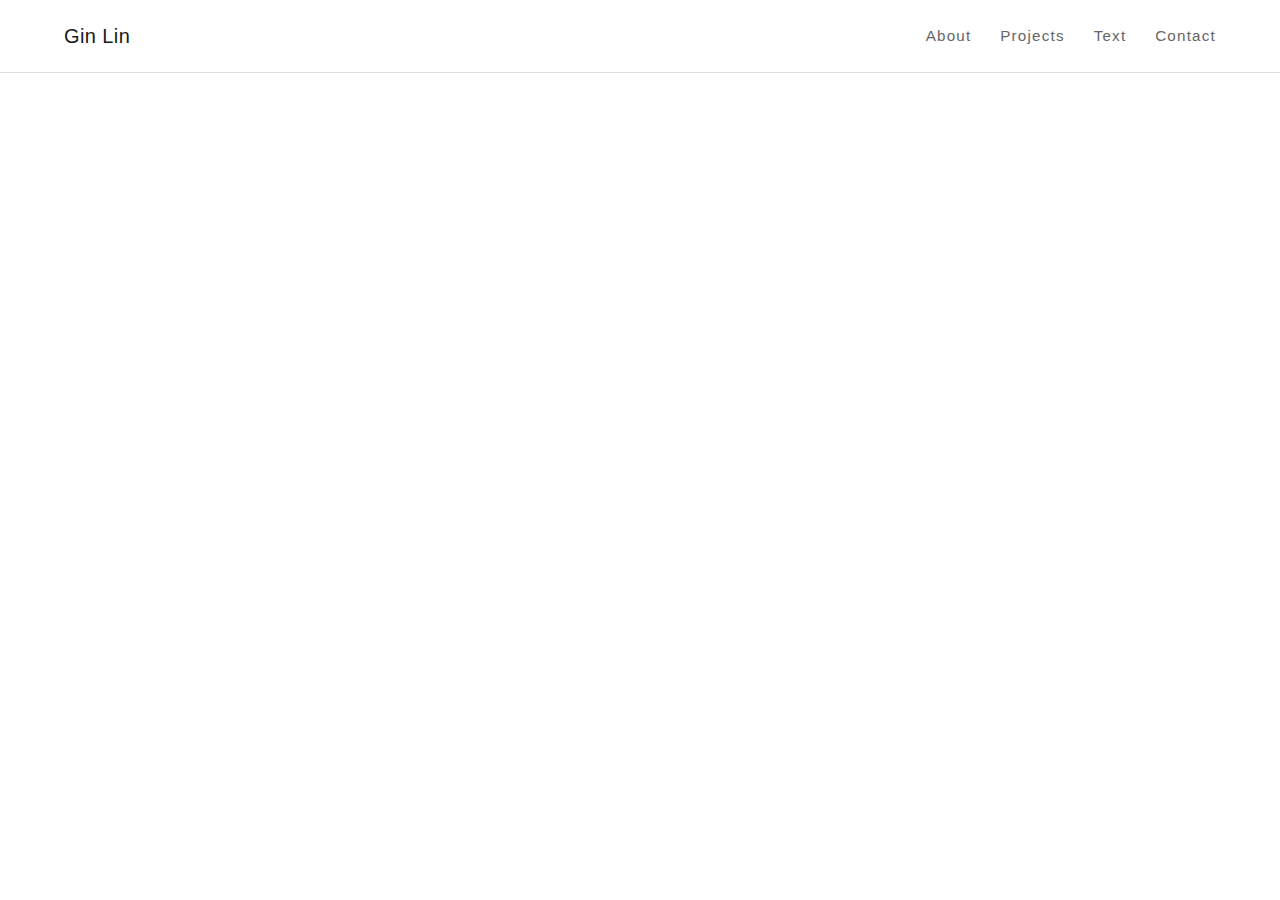
<file: index.html>
<!DOCTYPE html>
<html lang="en">
<head>
    <meta charset="UTF-8">
    <meta name="viewport" content="width=device-width, initial-scale=1.0">
    <title>Gin Lin — Curator & Art Researcher</title>
    <link rel="preconnect" href="https://fonts.googleapis.com">
    <link rel="preconnect" href="https://fonts.gstatic.com" crossorigin>
    <link href="https://fonts.googleapis.com/css2?family=Inter:wght@300;400;500;700&display=swap" rel="stylesheet">
    <link rel="stylesheet" href="theme.css">
    <script src="/font-switcher.js"></script>
    <link rel="stylesheet" href="css/style.css">
</head>
<body>
    <header>
        <div class="header-content">
            <div class="site-title"><a href="/">Gin Lin</a></div>
            <nav>
                <a href="/about/">About</a>
                <a href="/projects/">Projects</a>
                <a href="/text/">Text</a>
                <a href="/contact/">Contact</a>
            </nav>
        </div>
    </header>

    <main class="hero-page">
        <section class="hero">
            <h2 class="fade-in" style="animation-delay: 0.15s"><a href="index_v2.html" style="color:inherit;text-decoration:none">Researcher</a> and curator creating cross-cultural dialogue through contemporary<span id="font-trigger" style="cursor:pointer">art</span></h2>
            <p class="hero-description fade-in" style="animation-delay: 0.3s">
                With experience across private museums, galleries, and auction houses in Shanghai, Taipei, and New York, I specialize in curatorial and market research, as well as exhibition and program development.
            </p>
        </section>
    </main>

</body>
</html>
</file>
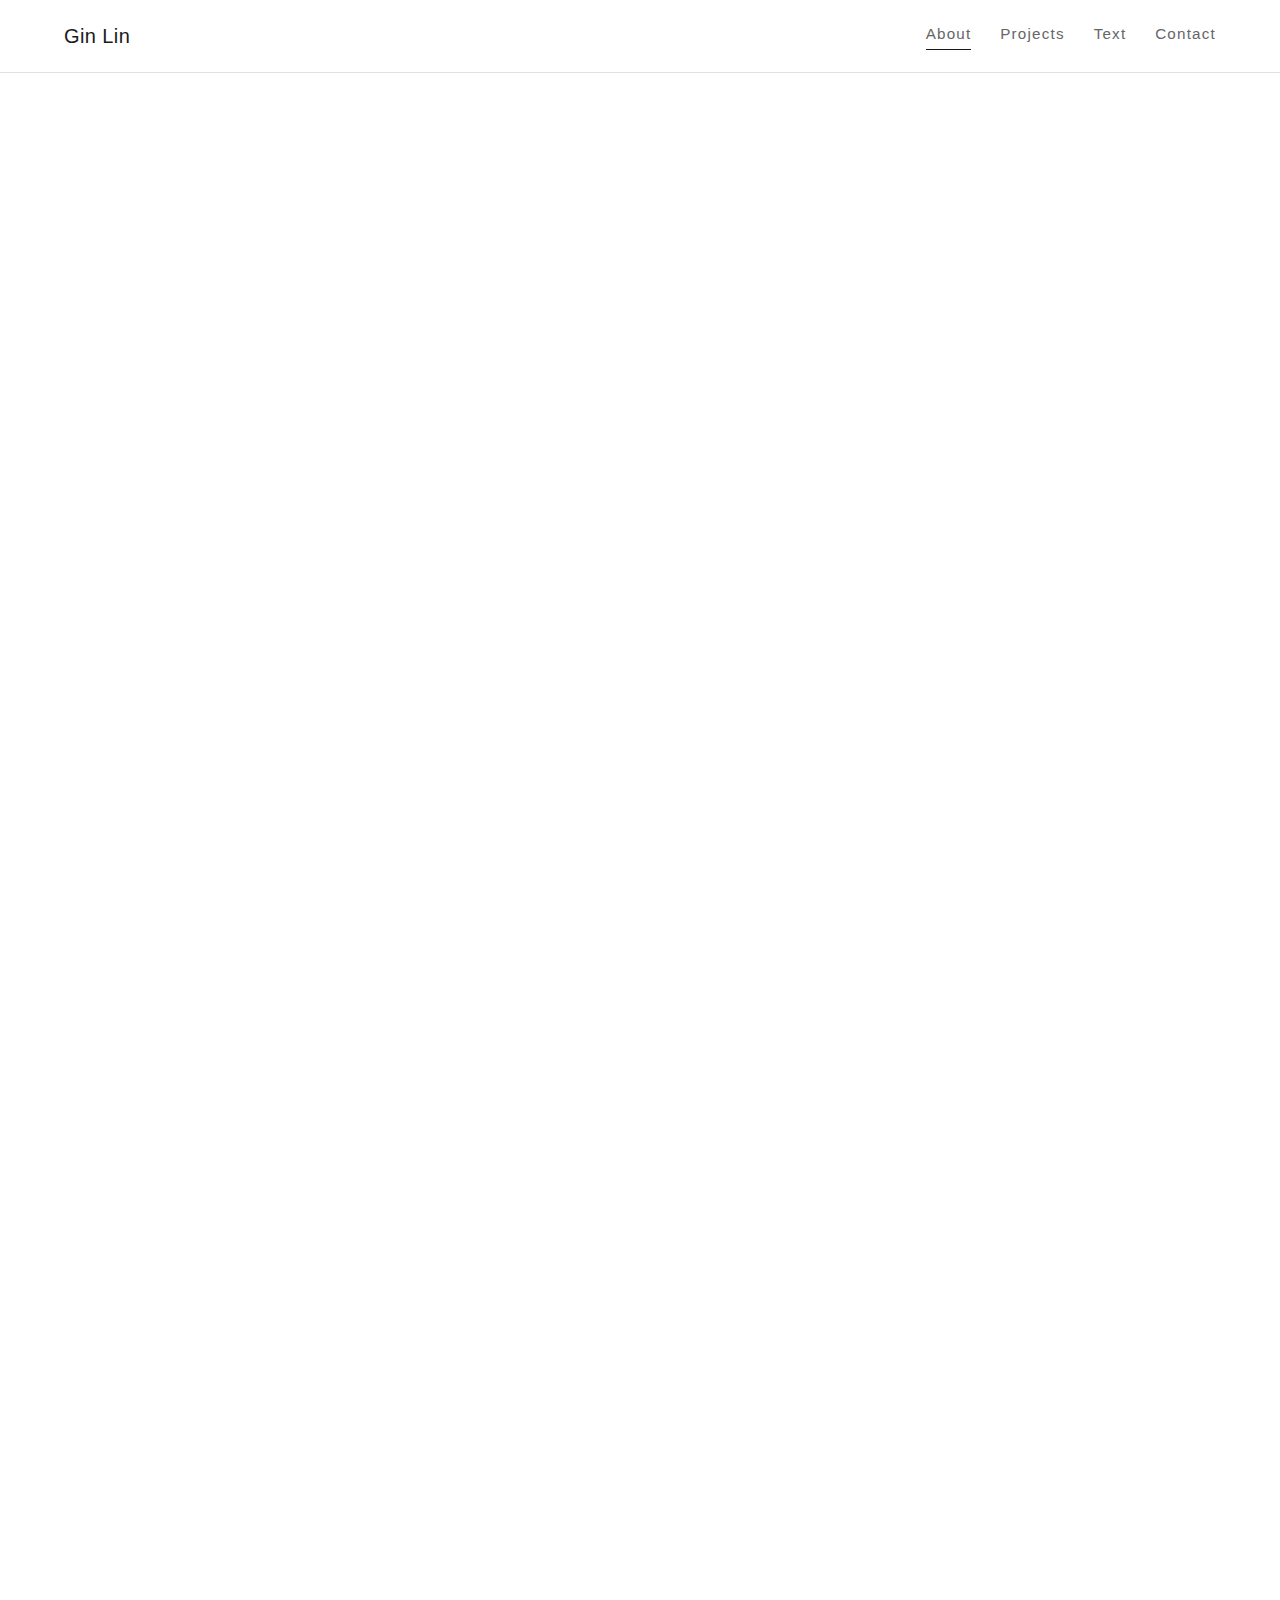
<file: about/index.html>
<!DOCTYPE html>
<html lang="en">
<head>
    <meta charset="UTF-8">
    <meta name="viewport" content="width=device-width, initial-scale=1.0">
    <title>About — Gin Lin</title>
    <meta name="description" content="Learn about Gin Lin, a researcher and curator specializing in contemporary Asian and Asian diasporic art. Previously at Christie's New York, Fubon Art Foundation, and Tank Shanghai.">
    <link rel="canonical" href="https://www.gin-lin.com/about/">
    <meta property="og:title" content="About — Gin Lin">
    <meta property="og:description" content="Learn about Gin Lin, a researcher and curator specializing in contemporary Asian and Asian diasporic art. Previously at Christie's New York, Fubon Art Foundation, and Tank Shanghai.">
    <meta property="og:url" content="https://www.gin-lin.com/about/">
    <meta property="og:type" content="website">
    <meta property="og:image" content="https://www.gin-lin.com/about/img/about_1.webp">
    <meta property="og:site_name" content="Gin Lin">
    <meta name="twitter:card" content="summary_large_image">
    <meta name="twitter:title" content="About — Gin Lin">
    <meta name="twitter:description" content="Learn about Gin Lin, a researcher and curator specializing in contemporary Asian and Asian diasporic art. Previously at Christie's New York, Fubon Art Foundation, and Tank Shanghai.">
    <meta name="twitter:image" content="https://www.gin-lin.com/about/img/about_1.webp">
    <link rel="preconnect" href="https://fonts.googleapis.com">
    <link rel="preconnect" href="https://fonts.gstatic.com" crossorigin>
    <link href="https://fonts.googleapis.com/css2?family=Inter:wght@300;400;500;700&display=swap" rel="stylesheet">
    <link rel="stylesheet" href="../theme.css">
    <script src="/font-switcher.js"></script>
    <link rel="stylesheet" href="../css/style.css">
    <link rel="stylesheet" href="about.css">
</head>
<body>
    <header>
        <div class="header-content">
            <div class="site-title"><a href="/">Gin Lin</a></div>
            <nav>
                <a href="/about/" class="active">About</a>
                <a href="/projects/">Projects</a>
                <a href="/text/">Text</a>
                <a href="/contact/">Contact</a>
            </nav>
        </div>
    </header>

    <main class="about-page">
        <h1 class="sr-only">About Gin Lin</h1>
        <!-- Bio Hero Section -->
        <section class="bio-hero">
            <div class="bio-image">
                <img src="img/about_1.webp" alt="Gin Lin portrait" id="portrait" style="cursor: pointer;">
            </div>
            <div class="bio-content">
                <p>Gin Lin is a researcher and curator specializing in contemporary art, with a focus on Asian and Asian diasporic practices. Grounded in postcolonial theory, diaspora studies, and feminist critique, her work examines how identity, memory, and place are interwoven and negotiated through contemporary art.</p>

                <p>With experience across private museums, galleries, and auction houses in Shanghai, Taipei, and New York, Lin brings a distinctly cross-cultural perspective to her practice. She has curated and coordinated exhibitions across independent, institutional, and commercial contexts in the United States and Asia. Her research-driven approach emphasizes close collaboration with artists and the translation of critical frameworks into public-facing exhibitions, programs, and events.</p>

                <p>Drawing on her background in finance alongside an M.A. in Contemporary Art from Sotheby's Institute of Art, Lin integrates scholarly research with strategic and financial insight. Her practice balances curatorial vision with sustainable production, audience development, and commercial collaboration, bridging academic research with creative, commercially informed communication.</p>

                <p class="chinese" lang="zh-Hant">Gin Lin 是一位專注於當代藝術的研究者與策展人，具備橫跨台北、上海與紐約的美術館、基金會、畫廊與拍賣行經驗。結合金融背景與跨文化經驗，她發展出兼具策略深度與研究力度的策展與收藏實踐。她曾任紐約佳士得戰後與當代藝術部研究員，而作為獨立策展人，她以跨文化視角為核心，致力於放大被忽略的聲音，並搭建多元開放的對話平台。</p>
            </div>
        </section>

        <!-- Work Experience -->
        <section class="experience">
            <h2>Work Experience</h2>
            <div class="experience-list">
                <div class="experience-item">
                    <h3>Researcher, Post-War and Contemporary Art</h3>
                    <div class="organization">Christie's, New York</div>
                </div>

                <div class="experience-item">
                    <h3>Program Coordinator</h3>
                    <div class="organization">Nunu Fine Art, New York</div>
                </div>

                <div class="experience-item">
                    <h3>Gallery Associate</h3>
                    <div class="organization">Forum Gallery, New York</div>
                </div>

                <div class="experience-item">
                    <h3>Marketing Specialist, Museum Preparation Office</h3>
                    <div class="organization">Fubon Art Foundation, Taipei</div>
                </div>

                <div class="experience-item">
                    <h3>VIP Relations Specialist</h3>
                    <div class="organization">Taiwan Art Gallery Association, Taipei</div>
                </div>

                <div class="experience-item">
                    <h3>Program Coordinator</h3>
                    <div class="organization">Tank Shanghai, Shanghai</div>
                </div>

                <div class="experience-item">
                    <h3>Client Management Officer</h3>
                    <div class="organization">BNP Paribas, Taipei</div>
                </div>
            </div>
        </section>

        <!-- Selected Press -->
        <section class="press">
            <h2>Selected Press</h2>
            <div class="press-list">
                <a href="https://boldjourney.com/meet-gin-lin/" target="_blank" rel="noopener" class="press-item">
                    <h3>Bold Journey</h3>
                    <div class="article-title">Meet Gin Lin</div>
                </a>

                <a href="https://whitehotmagazine.com/articles/collective-reflection-on-diasporic-experiences/7211" target="_blank" rel="noopener" class="press-item">
                    <h3>Whitehot</h3>
                    <div class="article-title">By Centering Taiwan, Curator Gin Lin Encourages Collective Reflection on Diasporic Experiences</div>
                </a>

                <a href="https://www.thenewslens.com/article/254279" target="_blank" rel="noopener" class="press-item">
                    <h3>The News Lens</h3>
                    <div class="article-title">《彼岸之間：重繪福爾摩沙》：當今時代的「台灣性」，策展人Gin Lin的觀看之窗與感知之器</div>
                </a>

                <a href="https://canvasrebel.com/meet-gin-lin" target="_blank" rel="noopener" class="press-item">
                    <h3>Canvas Rebel</h3>
                    <div class="article-title">Meet Gin Lin</div>
                </a>

                <a href="https://cultbytes.com/a-masterful-engagement-with-feminist-and-decorative-art-as-gin-lin-presents-jeweler-trained-artist-at-space776/" target="_blank" rel="noopener" class="press-item">
                    <h3>Cultbytes</h3>
                    <div class="article-title">A Masterful Engagement with Feminist and Decorative Art as Gin Lin Presents Jeweler Trained Artist at Space776</div>
                </a>
            </div>
        </section>

        <!-- Education -->
        <section class="education">
            <h2>Education</h2>
            <div class="education-list">
                <div class="education-item">
                    <h3>Master of Arts, Contemporary Art</h3>
                    <div class="institution">Sotheby's Institute of Art, New York</div>
                </div>

                <div class="education-item">
                    <h3>Bachelor of Science, Business Administration (Concentration in Finance)</h3>
                    <div class="institution">Boston University, Questrom School of Business, Boston</div>
                </div>
            </div>
        </section>

        <p class="cv-note">CV available on request.</p>
    </main>

    <script>
        const portrait = document.getElementById('portrait');
        let currentImage = 1;

        portrait.addEventListener('click', function() {
            currentImage = currentImage === 1 ? 2 : 1;
            portrait.src = `img/about_${currentImage}.webp`;
        });
    </script>
</body>
</html>
</file>
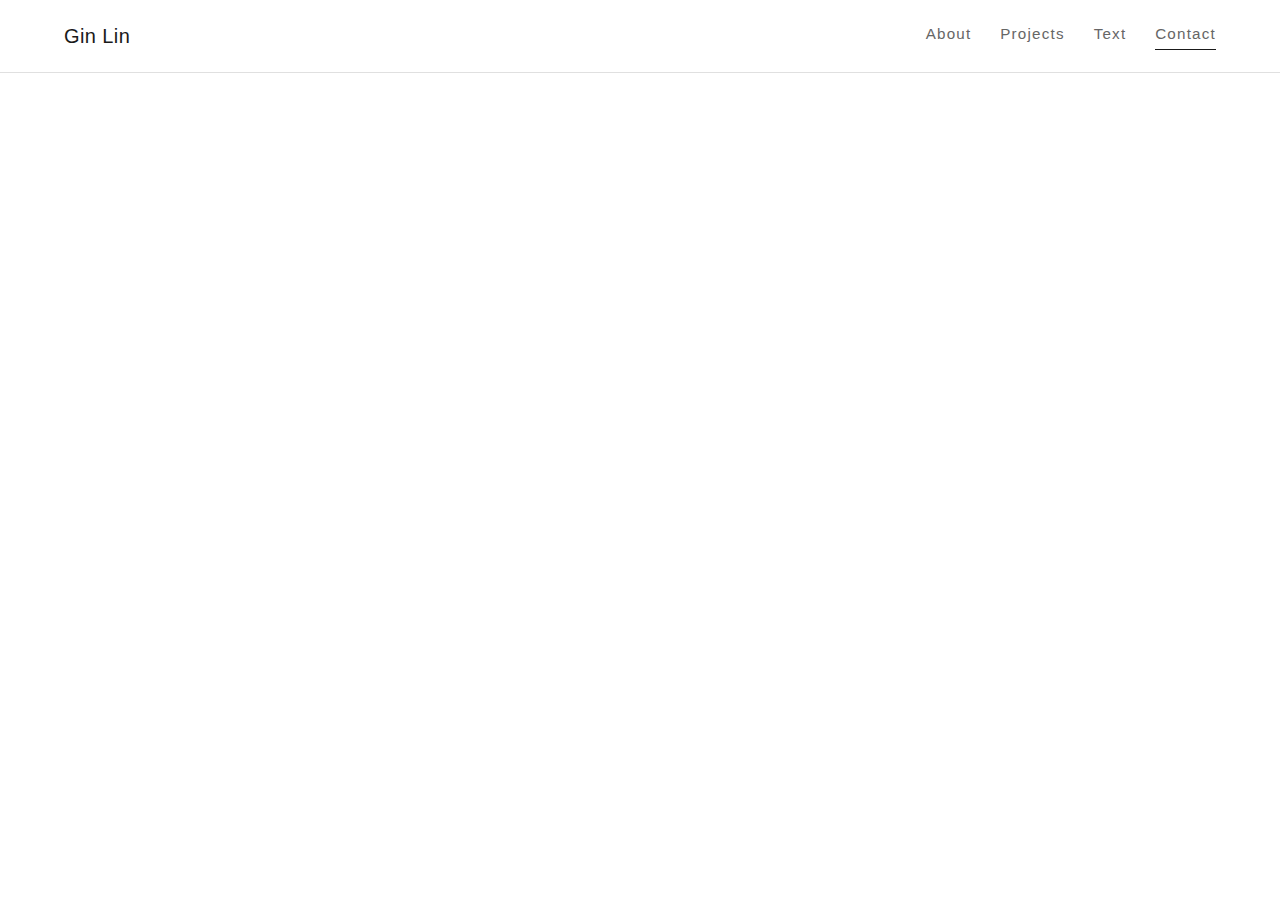
<file: contact/index.html>
<!DOCTYPE html>
<html lang="en">
<head>
    <meta charset="UTF-8">
    <meta name="viewport" content="width=device-width, initial-scale=1.0">
    <title>Contact — Gin Lin</title>
    <meta name="description" content="Get in touch with Gin Lin for collaborations, curatorial projects, and conversations about contemporary art.">
    <link rel="canonical" href="https://www.gin-lin.com/contact/">
    <meta property="og:title" content="Contact — Gin Lin">
    <meta property="og:description" content="Get in touch with Gin Lin for collaborations, curatorial projects, and conversations about contemporary art.">
    <meta property="og:url" content="https://www.gin-lin.com/contact/">
    <meta property="og:type" content="website">
    <meta property="og:image" content="https://www.gin-lin.com/about/img/about_1.webp">
    <meta property="og:site_name" content="Gin Lin">
    <meta name="twitter:card" content="summary_large_image">
    <meta name="twitter:title" content="Contact — Gin Lin">
    <meta name="twitter:description" content="Get in touch with Gin Lin for collaborations, curatorial projects, and conversations about contemporary art.">
    <meta name="twitter:image" content="https://www.gin-lin.com/about/img/about_1.webp">
    <link rel="preconnect" href="https://fonts.googleapis.com">
    <link rel="preconnect" href="https://fonts.gstatic.com" crossorigin>
    <link href="https://fonts.googleapis.com/css2?family=Inter:wght@300;400;500;700&display=swap" rel="stylesheet">
    <link rel="stylesheet" href="../theme.css">
    <script src="/font-switcher.js"></script>
    <link rel="stylesheet" href="../css/style.css">
</head>
<body>
    <header>
        <div class="header-content">
            <div class="site-title"><a href="/">Gin Lin</a></div>
            <nav>
                <a href="/about/">About</a>
                <a href="/projects/">Projects</a>
                <a href="/text/">Text</a>
                <a href="/contact/" class="active">Contact</a>
            </nav>
        </div>
    </header>

    <main class="hero-page">
        <section class="hero">
            <p class="hero-description fade-in" style="animation-delay: 0.3s">
                I'd love to connect! Open to collaborations and conversations.
                <br>
                <span lang="zh-Hant">(中／英文皆可)</span>
            </p>
            <div class="contact-links fade-in" style="animation-delay: 0.45s">
                <a href="mailto:ching830628@gmail.com"><svg width="18" height="18" viewBox="0 0 24 24" fill="none" stroke="currentColor" stroke-width="1.5" stroke-linecap="round" stroke-linejoin="round"><rect x="2" y="4" width="20" height="16" rx="2"/><path d="M22 4L12 13 2 4"/></svg> <span>ching830628@gmail.com</span></a>
                <a href="https://instagram.com/gin01234i" target="_blank" rel="noopener"><svg width="18" height="18" viewBox="0 0 24 24" fill="none" stroke="currentColor" stroke-width="1.5" stroke-linecap="round" stroke-linejoin="round"><rect x="2" y="2" width="20" height="20" rx="5"/><circle cx="12" cy="12" r="5"/><circle cx="17.5" cy="6.5" r="1.5" fill="currentColor" stroke="none"/></svg> <span>gin01234i</span></a>
            </div>
        </section>
    </main>

</body>
</html>
</file>
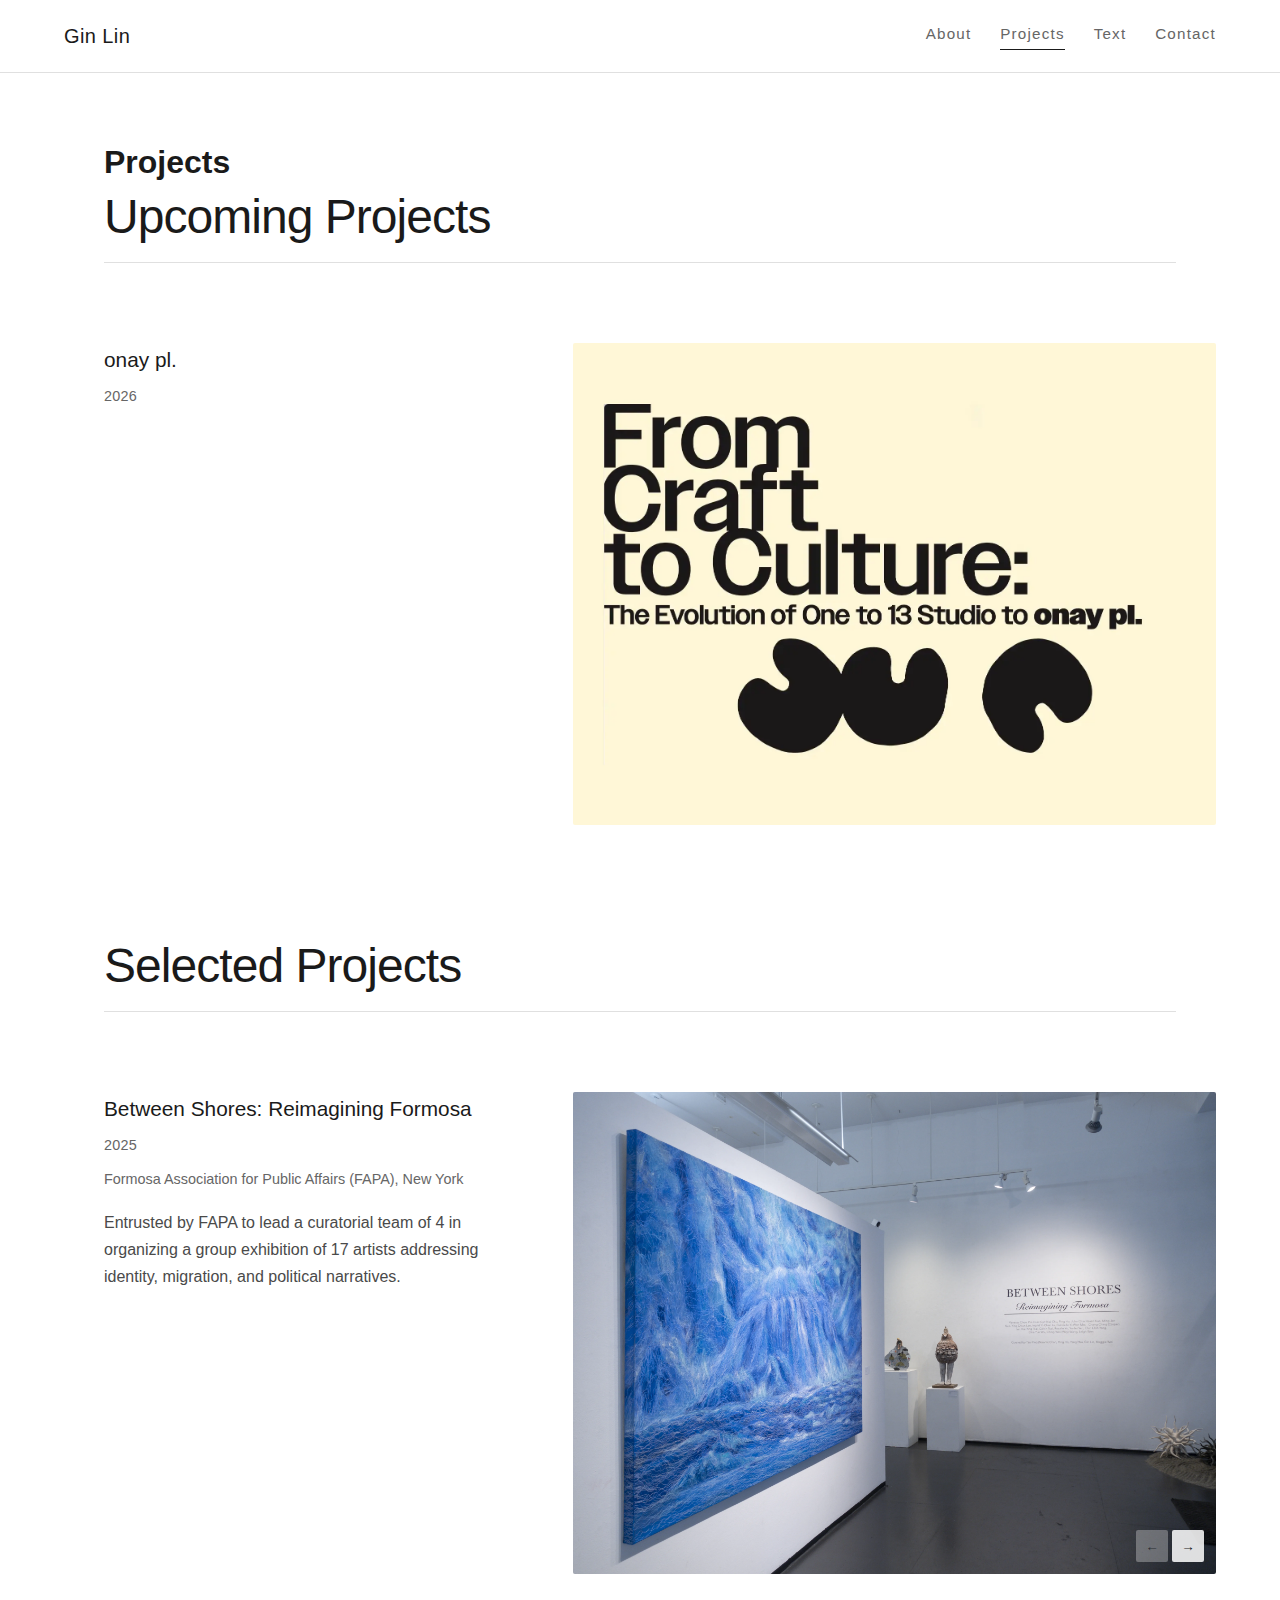
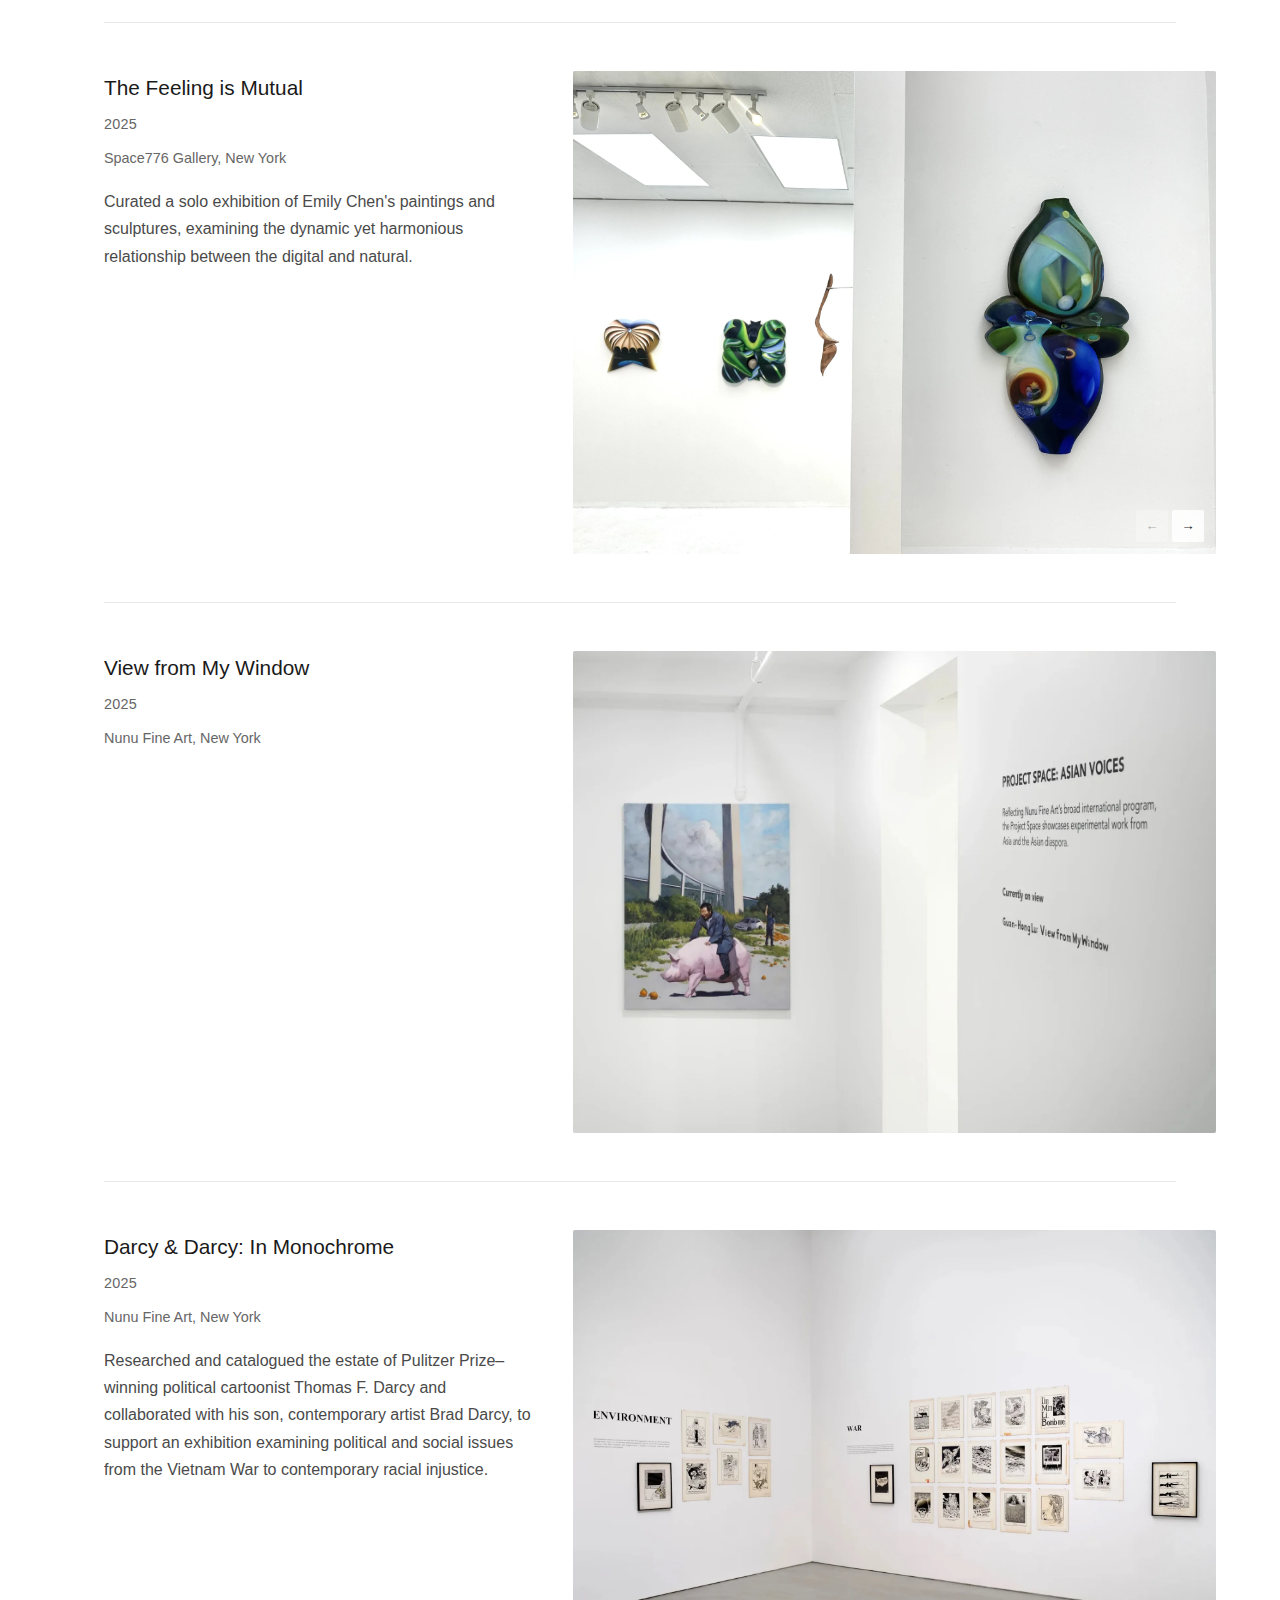
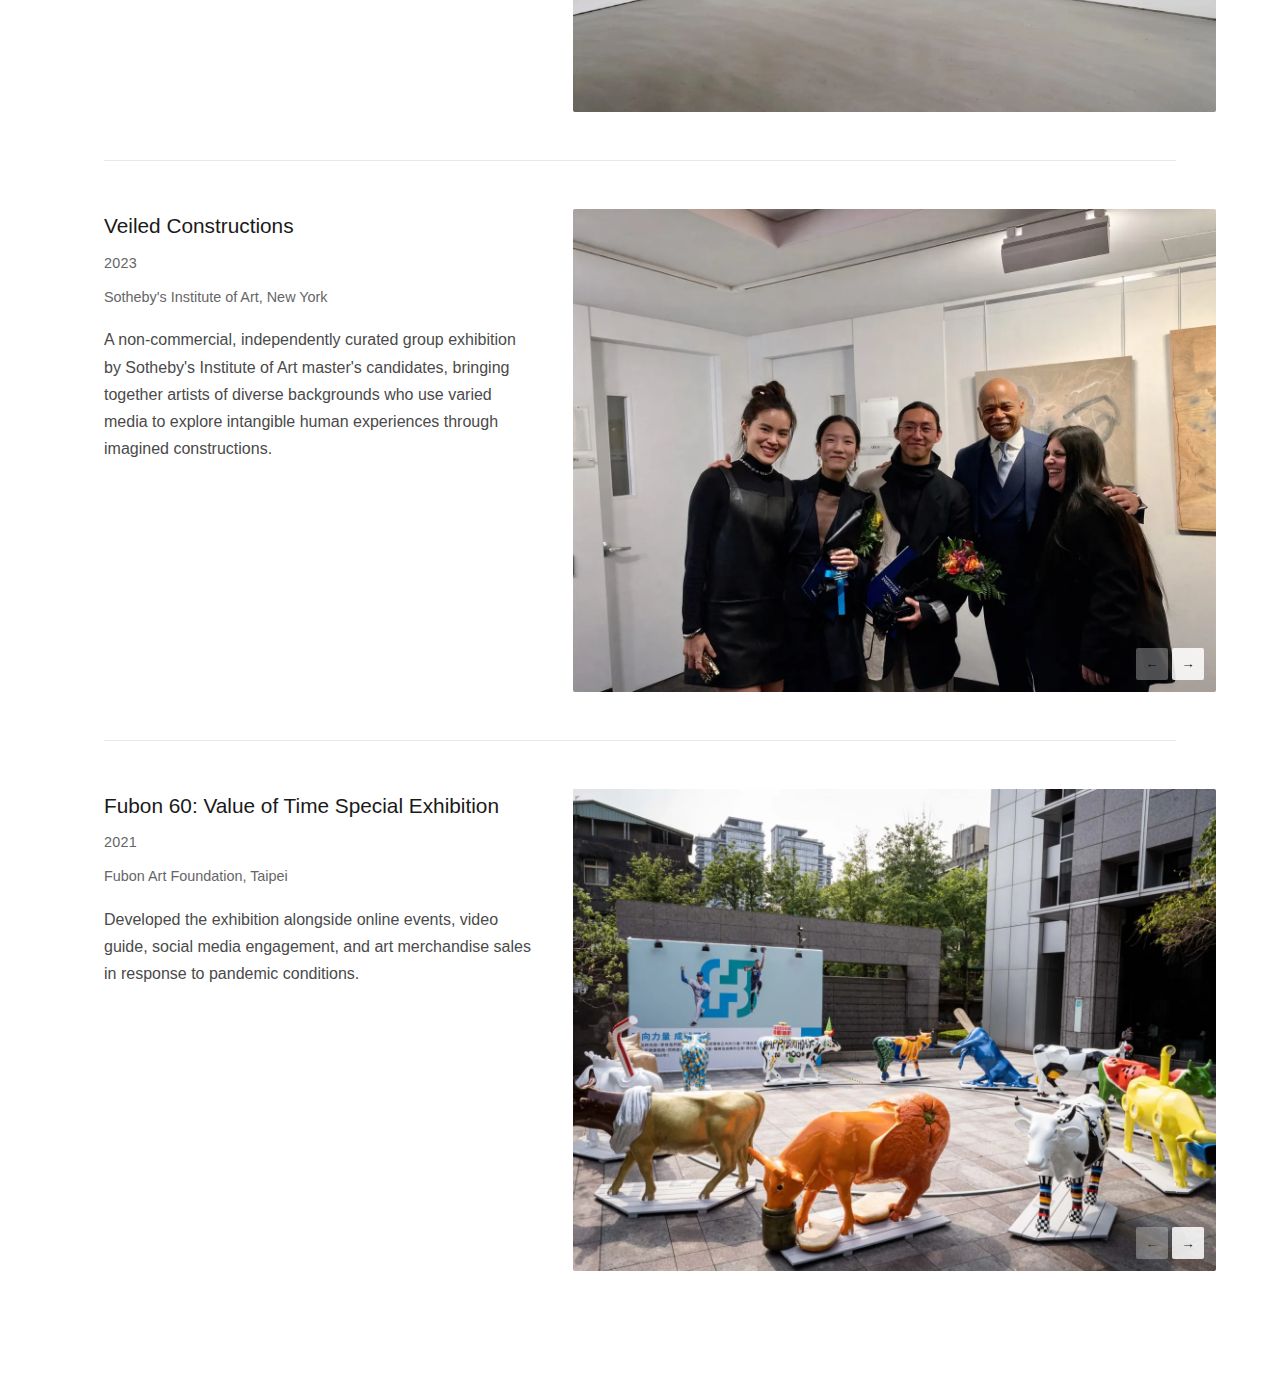
<file: projects/index.html>
<!DOCTYPE html>
<html lang="en">
<head>
    <meta charset="UTF-8">
    <meta name="viewport" content="width=device-width, initial-scale=1.0">
    <title>Projects — Gin Lin</title>
    <meta name="description" content="Curatorial projects by Gin Lin, including exhibitions in New York, Taipei, and Shanghai. Selected works span contemporary art, group shows, and institutional collaborations.">
    <link rel="canonical" href="https://www.gin-lin.com/projects/">
    <meta property="og:title" content="Projects — Gin Lin">
    <meta property="og:description" content="Curatorial projects by Gin Lin, including exhibitions in New York, Taipei, and Shanghai. Selected works span contemporary art, group shows, and institutional collaborations.">
    <meta property="og:url" content="https://www.gin-lin.com/projects/">
    <meta property="og:type" content="website">
    <meta property="og:image" content="https://www.gin-lin.com/projects/images/between-shores/01.webp">
    <meta property="og:site_name" content="Gin Lin">
    <meta name="twitter:card" content="summary_large_image">
    <meta name="twitter:title" content="Projects — Gin Lin">
    <meta name="twitter:description" content="Curatorial projects by Gin Lin, including exhibitions in New York, Taipei, and Shanghai. Selected works span contemporary art, group shows, and institutional collaborations.">
    <meta name="twitter:image" content="https://www.gin-lin.com/projects/images/between-shores/01.webp">
    <link rel="preconnect" href="https://fonts.googleapis.com">
    <link rel="preconnect" href="https://fonts.gstatic.com" crossorigin>
    <link href="https://fonts.googleapis.com/css2?family=Inter:wght@300;400;500;700&display=swap" rel="stylesheet">
    <link rel="stylesheet" href="../theme.css">
    <script src="/font-switcher.js"></script>
    <link rel="stylesheet" href="../css/style.css">
    <link rel="stylesheet" href="projects.css">
</head>
<body>
    <header>
        <div class="header-content">
            <div class="site-title"><a href="/">Gin Lin</a></div>
            <nav>
                <a href="/about/">About</a>
                <a href="/projects/" class="active">Projects</a>
                <a href="/text/">Text</a>
                <a href="/contact/">Contact</a>
            </nav>
        </div>
    </header>

    <main>
        <h1 class="sr-only">Projects</h1>
        <!-- Upcoming Projects -->
        <section class="projects-section">
            <h2>Upcoming Projects</h2>

            <div class="project-card">
                <div class="project-meta">
                    <h3>onay pl.</h3>
                    <p class="project-date">2026</p>
                </div>
                <div class="project-carousel" data-carousel>
                    <div class="carousel-track">
                        <img src="images/onay-pl/01.webp" alt="onay pl.">
                    </div>
                    <div class="carousel-controls">
                        <button class="carousel-prev" aria-label="Previous image">&larr;</button>
                        <button class="carousel-next" aria-label="Next image">&rarr;</button>
                    </div>
                </div>
            </div>
        </section>

        <!-- Selected Projects -->
        <section class="projects-section">
            <h2>Selected Projects</h2>

            <!-- Between Shores -->
            <div class="project-card">
                <div class="project-meta">
                    <a class="project-meta-link" href="https://oneartspace.com/the-formosan-association-for-public-affairs-fapa-june-10-21-2025/" target="_blank" rel="noopener">
                        <h3>Between Shores: Reimagining Formosa</h3>
                        <p class="project-date">2025</p>
                        <p class="project-location">Formosa Association for Public Affairs (FAPA), New York</p>
                    </a>
                    <p class="project-description">Entrusted by FAPA to lead a curatorial team of 4 in organizing a group exhibition of 17 artists addressing identity, migration, and political narratives.</p>
                </div>
                <div class="project-carousel" data-carousel>
                    <div class="carousel-track">
                        <img src="images/between-shores/01.webp" alt="Between Shores: Reimagining Formosa">
                        <img src="images/between-shores/02.webp" alt="Between Shores: Reimagining Formosa">
                        <img src="images/between-shores/03.webp" alt="Between Shores: Reimagining Formosa">
                        <img src="images/between-shores/04.webp" alt="Between Shores: Reimagining Formosa">
                        <img src="images/between-shores/05.webp" alt="Between Shores: Reimagining Formosa">
                        <img src="images/between-shores/06.webp" alt="Between Shores: Reimagining Formosa">
                        <img src="images/between-shores/07.webp" alt="Between Shores: Reimagining Formosa">
                    </div>
                    <div class="carousel-controls">
                        <button class="carousel-prev" aria-label="Previous image">&larr;</button>
                        <button class="carousel-next" aria-label="Next image">&rarr;</button>
                    </div>
                </div>
            </div>

            <!-- The Feeling is Mutual -->
            <div class="project-card">
                <div class="project-meta">
                    <a class="project-meta-link" href="https://www.space776.com/emily-chen" target="_blank" rel="noopener">
                        <h3>The Feeling is Mutual</h3>
                        <p class="project-date">2025</p>
                        <p class="project-location">Space776 Gallery, New York</p>
                    </a>
                    <p class="project-description">Curated a solo exhibition of Emily Chen's paintings and sculptures, examining the dynamic yet harmonious relationship between the digital and natural.</p>
                </div>
                <div class="project-carousel" data-carousel>
                    <div class="carousel-track">
                        <img src="images/the-feeling-is-mutual/01.webp" alt="The Feeling is Mutual">
                        <img src="images/the-feeling-is-mutual/02.webp" alt="The Feeling is Mutual">
                        <img src="images/the-feeling-is-mutual/03.webp" alt="The Feeling is Mutual">
                    </div>
                    <div class="carousel-controls">
                        <button class="carousel-prev" aria-label="Previous image">&larr;</button>
                        <button class="carousel-next" aria-label="Next image">&rarr;</button>
                    </div>
                </div>
            </div>

            <!-- View from My Window -->
            <div class="project-card">
                <div class="project-meta">
                    <a class="project-meta-link" href="https://www.nunufineart.com/view-from-my-window-" target="_blank" rel="noopener">
                        <h3>View from My Window</h3>
                        <p class="project-date">2025</p>
                        <p class="project-location">Nunu Fine Art, New York</p>
                    </a>
                </div>
                <div class="project-carousel" data-carousel>
                    <div class="carousel-track">
                        <img src="images/view-from-my-window/01.webp" alt="View from My Window">
                    </div>
                    <div class="carousel-controls">
                        <button class="carousel-prev" aria-label="Previous image">&larr;</button>
                        <button class="carousel-next" aria-label="Next image">&rarr;</button>
                    </div>
                </div>
            </div>

            <!-- Darcy & Darcy -->
            <div class="project-card">
                <div class="project-meta">
                    <a class="project-meta-link" href="https://www.nunufineart.com/darcy-darcy-in-monochrome" target="_blank" rel="noopener">
                        <h3>Darcy &amp; Darcy: In Monochrome</h3>
                        <p class="project-date">2025</p>
                        <p class="project-location">Nunu Fine Art, New York</p>
                    </a>
                    <p class="project-description">Researched and catalogued the estate of Pulitzer Prize&ndash;winning political cartoonist Thomas F. Darcy and collaborated with his son, contemporary artist Brad Darcy, to support an exhibition examining political and social issues from the Vietnam War to contemporary racial injustice.</p>
                </div>
                <div class="project-carousel" data-carousel>
                    <div class="carousel-track">
                        <img src="images/darcy-darcy/01.webp" alt="Darcy &amp; Darcy: In Monochrome">
                    </div>
                    <div class="carousel-controls">
                        <button class="carousel-prev" aria-label="Previous image">&larr;</button>
                        <button class="carousel-next" aria-label="Next image">&rarr;</button>
                    </div>
                </div>
            </div>

            <!-- Veiled Constructions -->
            <div class="project-card">
                <div class="project-meta">
                    <a class="project-meta-link" href="https://digitalcommons.sia.edu/curating_gallery/5/" target="_blank" rel="noopener">
                        <h3>Veiled Constructions</h3>
                        <p class="project-date">2023</p>
                        <p class="project-location">Sotheby's Institute of Art, New York</p>
                    </a>
                    <p class="project-description">A non-commercial, independently curated group exhibition by Sotheby's Institute of Art master's candidates, bringing together artists of diverse backgrounds who use varied media to explore intangible human experiences through imagined constructions.</p>
                </div>
                <div class="project-carousel" data-carousel>
                    <div class="carousel-track">
                        <img src="images/veiled-constructions/01.webp" alt="Veiled Constructions">
                        <img src="images/veiled-constructions/02.webp" alt="Veiled Constructions">
                        <img src="images/veiled-constructions/03.webp" alt="Veiled Constructions">
                        <img src="images/veiled-constructions/04.webp" alt="Veiled Constructions">
                        <img src="images/veiled-constructions/05.webp" alt="Veiled Constructions">
                        <img src="images/veiled-constructions/06.webp" alt="Veiled Constructions">
                        <img src="images/veiled-constructions/07.webp" alt="Veiled Constructions">
                    </div>
                    <div class="carousel-controls">
                        <button class="carousel-prev" aria-label="Previous image">&larr;</button>
                        <button class="carousel-next" aria-label="Next image">&rarr;</button>
                    </div>
                </div>
            </div>

            <!-- Fubon 60 -->
            <div class="project-card">
                <div class="project-meta">
                    <a class="project-meta-link" href="https://www.fubonart.org.tw/event/category/294" target="_blank" rel="noopener">
                        <h3>Fubon 60: Value of Time Special Exhibition</h3>
                        <p class="project-date">2021</p>
                        <p class="project-location">Fubon Art Foundation, Taipei</p>
                    </a>
                    <p class="project-description">Developed the exhibition alongside online events, video guide, social media engagement, and art merchandise sales in response to pandemic conditions.</p>
                </div>
                <div class="project-carousel" data-carousel>
                    <div class="carousel-track">
                        <img src="images/fubon-60/01.webp" alt="Fubon 60: Value of Time Special Exhibition">
                        <img src="images/fubon-60/02.webp" alt="Fubon 60: Value of Time Special Exhibition">
                        <img src="images/fubon-60/03.webp" alt="Fubon 60: Value of Time Special Exhibition">
                        <img src="images/fubon-60/04.webp" alt="Fubon 60: Value of Time Special Exhibition">
                        <img src="images/fubon-60/05.webp" alt="Fubon 60: Value of Time Special Exhibition">
                        <img src="images/fubon-60/06.webp" alt="Fubon 60: Value of Time Special Exhibition">
                    </div>
                    <div class="carousel-controls">
                        <button class="carousel-prev" aria-label="Previous image">&larr;</button>
                        <button class="carousel-next" aria-label="Next image">&rarr;</button>
                    </div>
                </div>
            </div>
        </section>
    </main>

    <script>
    (function() {
        document.querySelectorAll('[data-carousel]').forEach(function(carousel) {
            var track = carousel.querySelector('.carousel-track');
            var images = track.querySelectorAll('img');
            var prevBtn = carousel.querySelector('.carousel-prev');
            var nextBtn = carousel.querySelector('.carousel-next');
            var controls = carousel.querySelector('.carousel-controls');
            var index = 0;

            if (images.length <= 1) {
                controls.style.display = 'none';
                return;
            }

            function update() {
                track.style.transform = 'translateX(-' + (index * 100) + '%)';
                prevBtn.disabled = index === 0;
                nextBtn.disabled = index === images.length - 1;
            }

            prevBtn.addEventListener('click', function() {
                if (index > 0) { index--; update(); }
            });

            nextBtn.addEventListener('click', function() {
                if (index < images.length - 1) { index++; update(); }
            });

            // Touch swipe support
            var startX = 0;
            var startY = 0;
            var dragging = false;

            carousel.addEventListener('touchstart', function(e) {
                startX = e.touches[0].clientX;
                startY = e.touches[0].clientY;
                dragging = true;
            }, { passive: true });

            carousel.addEventListener('touchend', function(e) {
                if (!dragging) return;
                dragging = false;
                var dx = e.changedTouches[0].clientX - startX;
                var dy = e.changedTouches[0].clientY - startY;
                // Only count horizontal swipes (ignore vertical scrolling)
                if (Math.abs(dx) < 30 || Math.abs(dy) > Math.abs(dx)) return;
                if (dx < 0 && index < images.length - 1) { index++; update(); }
                if (dx > 0 && index > 0) { index--; update(); }
            }, { passive: true });

            update();
        });
    })();
    </script>
</body>
</html>
</file>
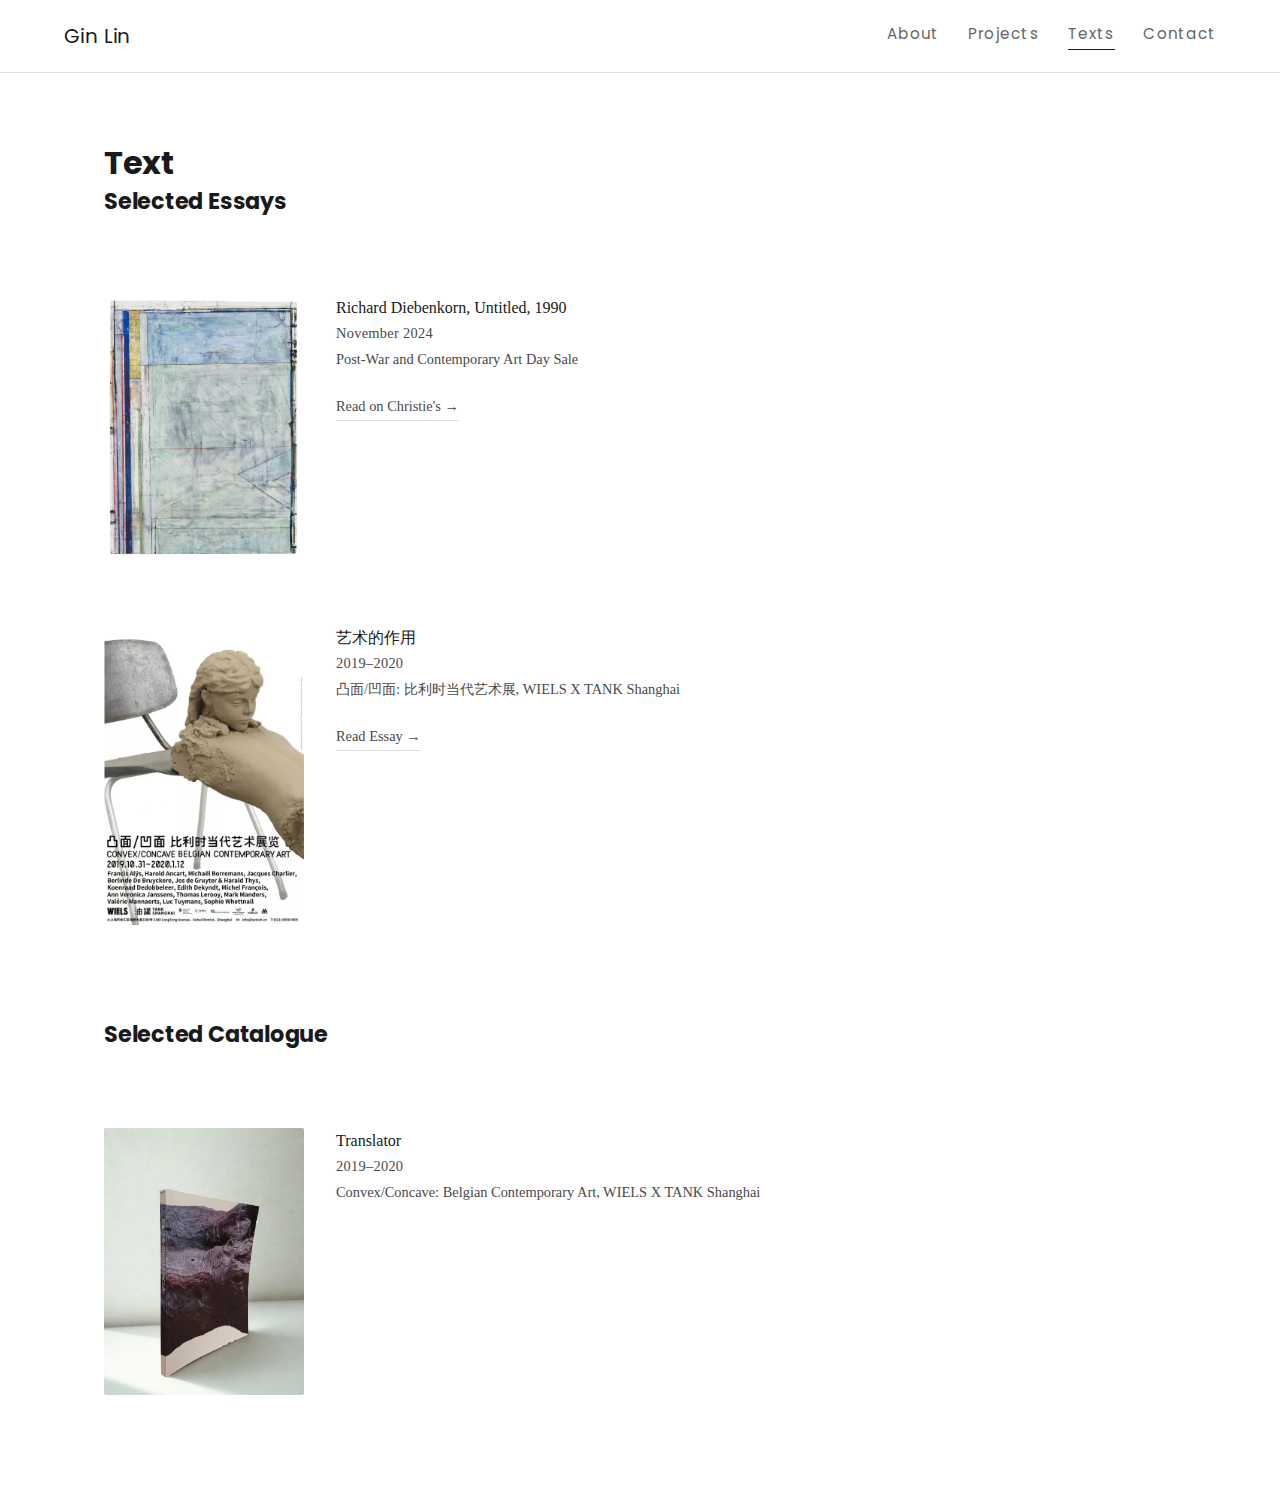
<file: text/index.html>
<!DOCTYPE html>
<html lang="en">
<head>
    <meta charset="UTF-8">
    <meta name="viewport" content="width=device-width, initial-scale=1.0">
    <link rel="icon" href="/favicon.svg" type="image/svg+xml">
    <title>Text — Gin Lin</title>
    <meta name="description" content="Essays and catalogue writing by Gin Lin on contemporary art, including contributions to Christie's and WIELS X Tank Shanghai.">
    <link rel="canonical" href="https://www.gin-lin.com/text/">
    <meta property="og:title" content="Text — Gin Lin">
    <meta property="og:description" content="Essays and catalogue writing by Gin Lin on contemporary art, including contributions to Christie's and WIELS X Tank Shanghai.">
    <meta property="og:url" content="https://www.gin-lin.com/text/">
    <meta property="og:type" content="website">
    <meta property="og:image" content="https://www.gin-lin.com/text/images/richard_diebenkorn_essay.webp">
    <meta property="og:site_name" content="Gin Lin">
    <meta name="twitter:card" content="summary_large_image">
    <meta name="twitter:title" content="Text — Gin Lin">
    <meta name="twitter:description" content="Essays and catalogue writing by Gin Lin on contemporary art, including contributions to Christie's and WIELS X Tank Shanghai.">
    <meta name="twitter:image" content="https://www.gin-lin.com/text/images/richard_diebenkorn_essay.webp">
    <link rel="preconnect" href="https://fonts.googleapis.com">
    <link rel="preconnect" href="https://fonts.gstatic.com" crossorigin>
    <link href="https://fonts.googleapis.com/css2?family=Poppins:wght@300;400;500;700&display=swap" rel="stylesheet">
    <link rel="stylesheet" href="../theme.css">

    <link rel="stylesheet" href="../css/style.css">
    <link rel="stylesheet" href="text.css">
</head>
<body>
    <header>
        <div class="header-content">
            <div class="site-title"><a href="/">Gin Lin</a></div>
            <nav>
                <a href="/about/">About</a>
                <a href="/projects/">Projects</a>
                <a href="/text/" class="active">Texts</a>
                <a href="/contact/">Contact</a>
            </nav>
        </div>
    </header>

    <main>
        <h1 class="sr-only">Text</h1>
        <!-- Selected Essays -->
        <section class="text-section">
            <h2>Selected Essays</h2>

            <div class="text-card">
                <img src="images/richard_diebenkorn_essay.webp" alt="Richard Diebenkorn, Untitled, 1990">
                <div class="text-meta">
                    <h3>Richard Diebenkorn, Untitled, 1990</h3>
                    <p class="text-date">November 2024</p>
                    <p class="text-venue">Post-War and Contemporary Art Day Sale</p>
                    <a class="text-link" href="https://www.christies.com/en/lot/lot-6508797" target="_blank" rel="noopener">Read on Christie's &rarr;</a>
                </div>
            </div>

            <div class="text-card">
                <img src="images/wiels_tanks_shanghai_essay.webp" alt="艺术的作用">
                <div class="text-meta">
                    <h3>艺术的作用</h3>
                    <p class="text-date">2019–2020</p>
                    <p class="text-venue">凸面/凹面: 比利时当代艺术展, WIELS X TANK Shanghai</p>
                    <a class="text-link" href="/text/wiels-essay/">Read Essay &rarr;</a>
                </div>
            </div>
        </section>

        <!-- Selected Catalogue -->
        <section class="text-section">
            <h2>Selected Catalogue</h2>

            <div class="text-card">
                <img src="images/wiels_tanks_shanghai_catalogue.webp" alt="Convex/Concave: Belgian Contemporary Art catalogue">
                <div class="text-meta">
                    <h3>Translator</h3>
                    <p class="text-date">2019–2020</p>
                    <p class="text-venue">Convex/Concave: Belgian Contemporary Art, WIELS X TANK Shanghai</p>
                </div>
            </div>
        </section>
    </main>
</body>
</html>
</file>
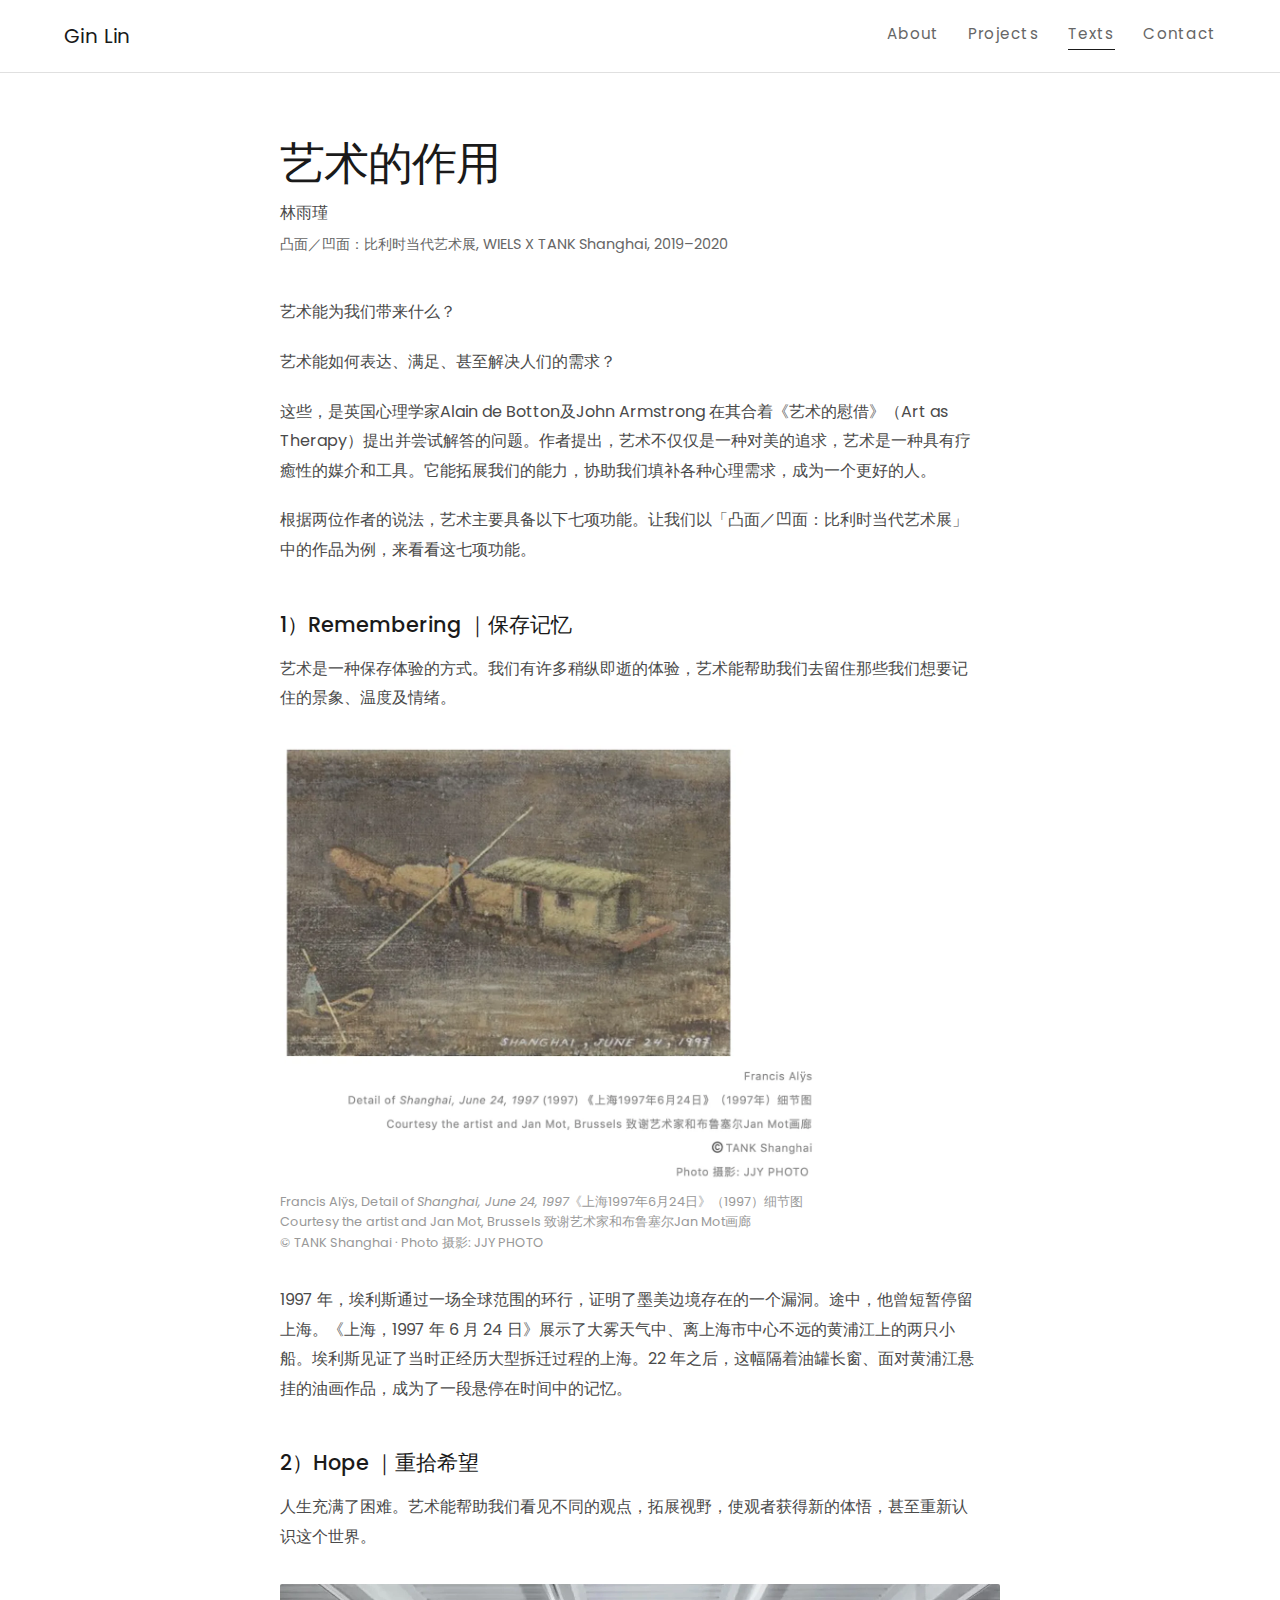
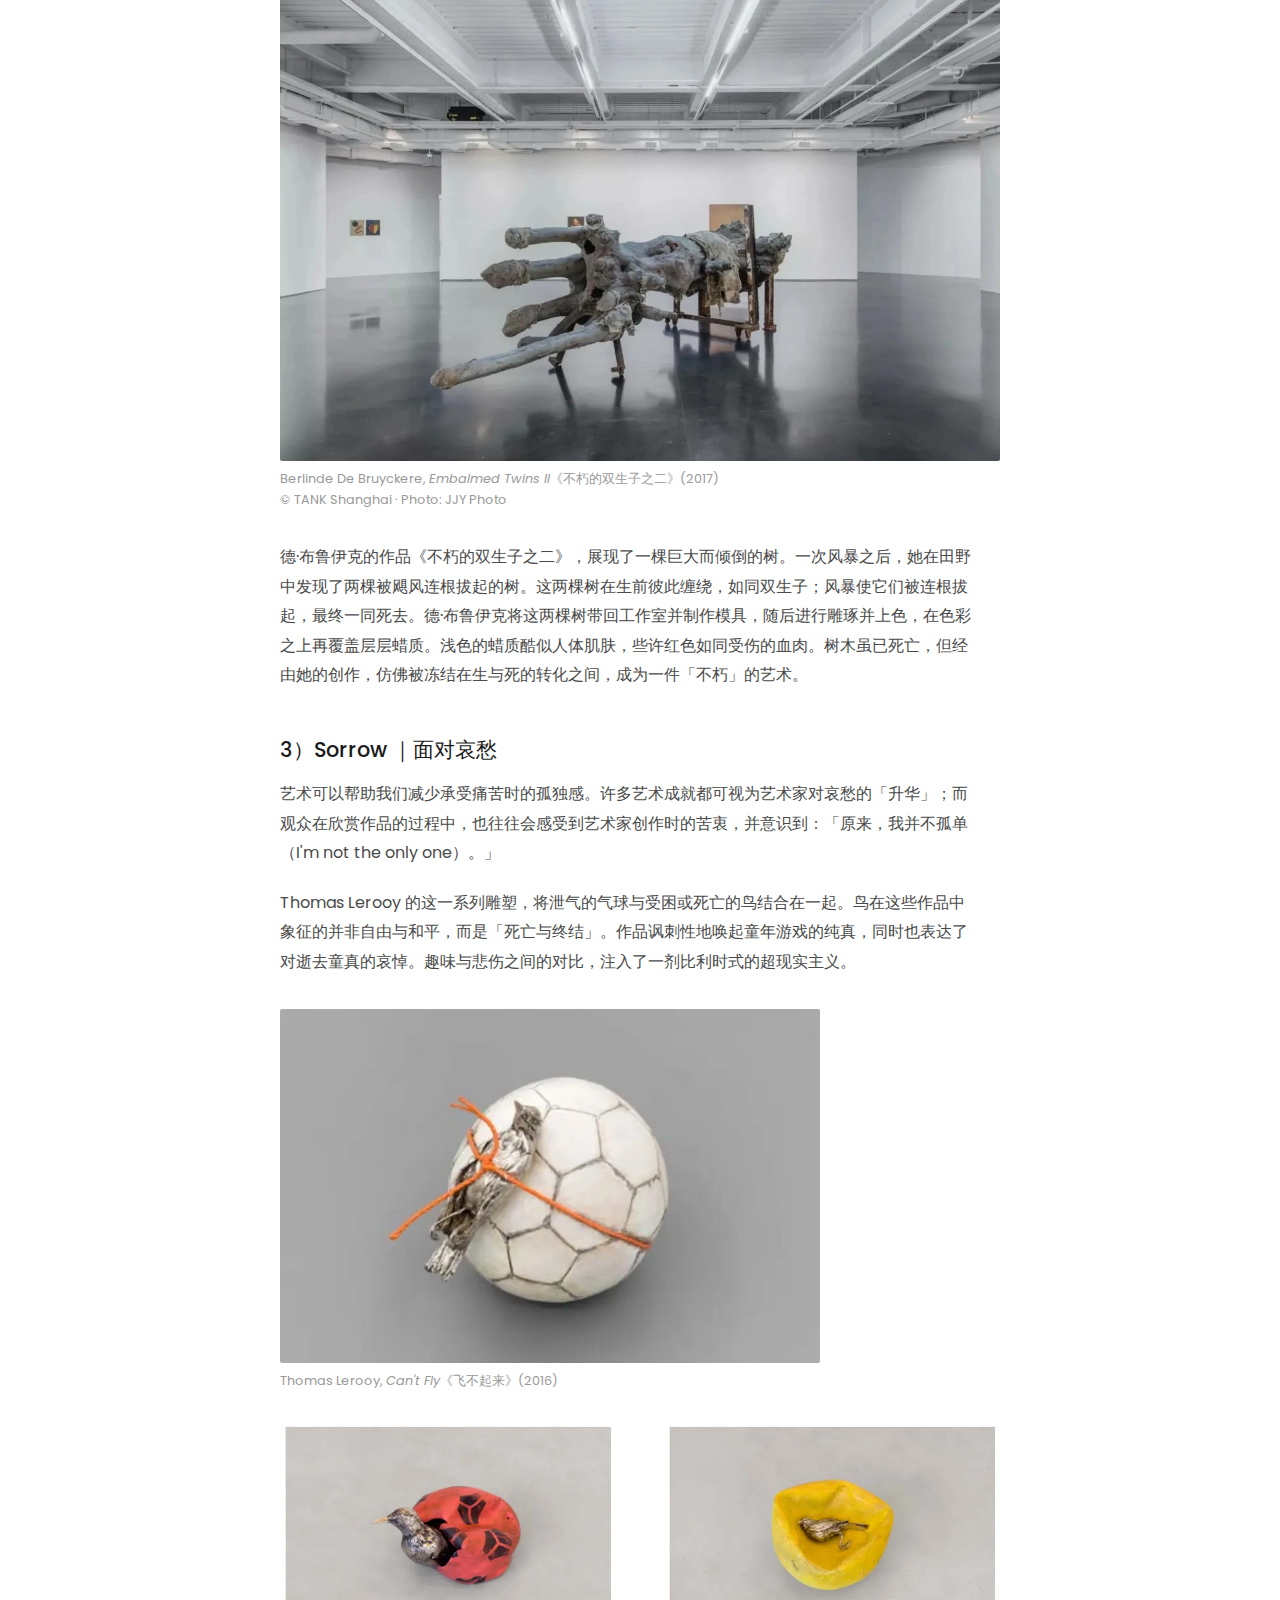
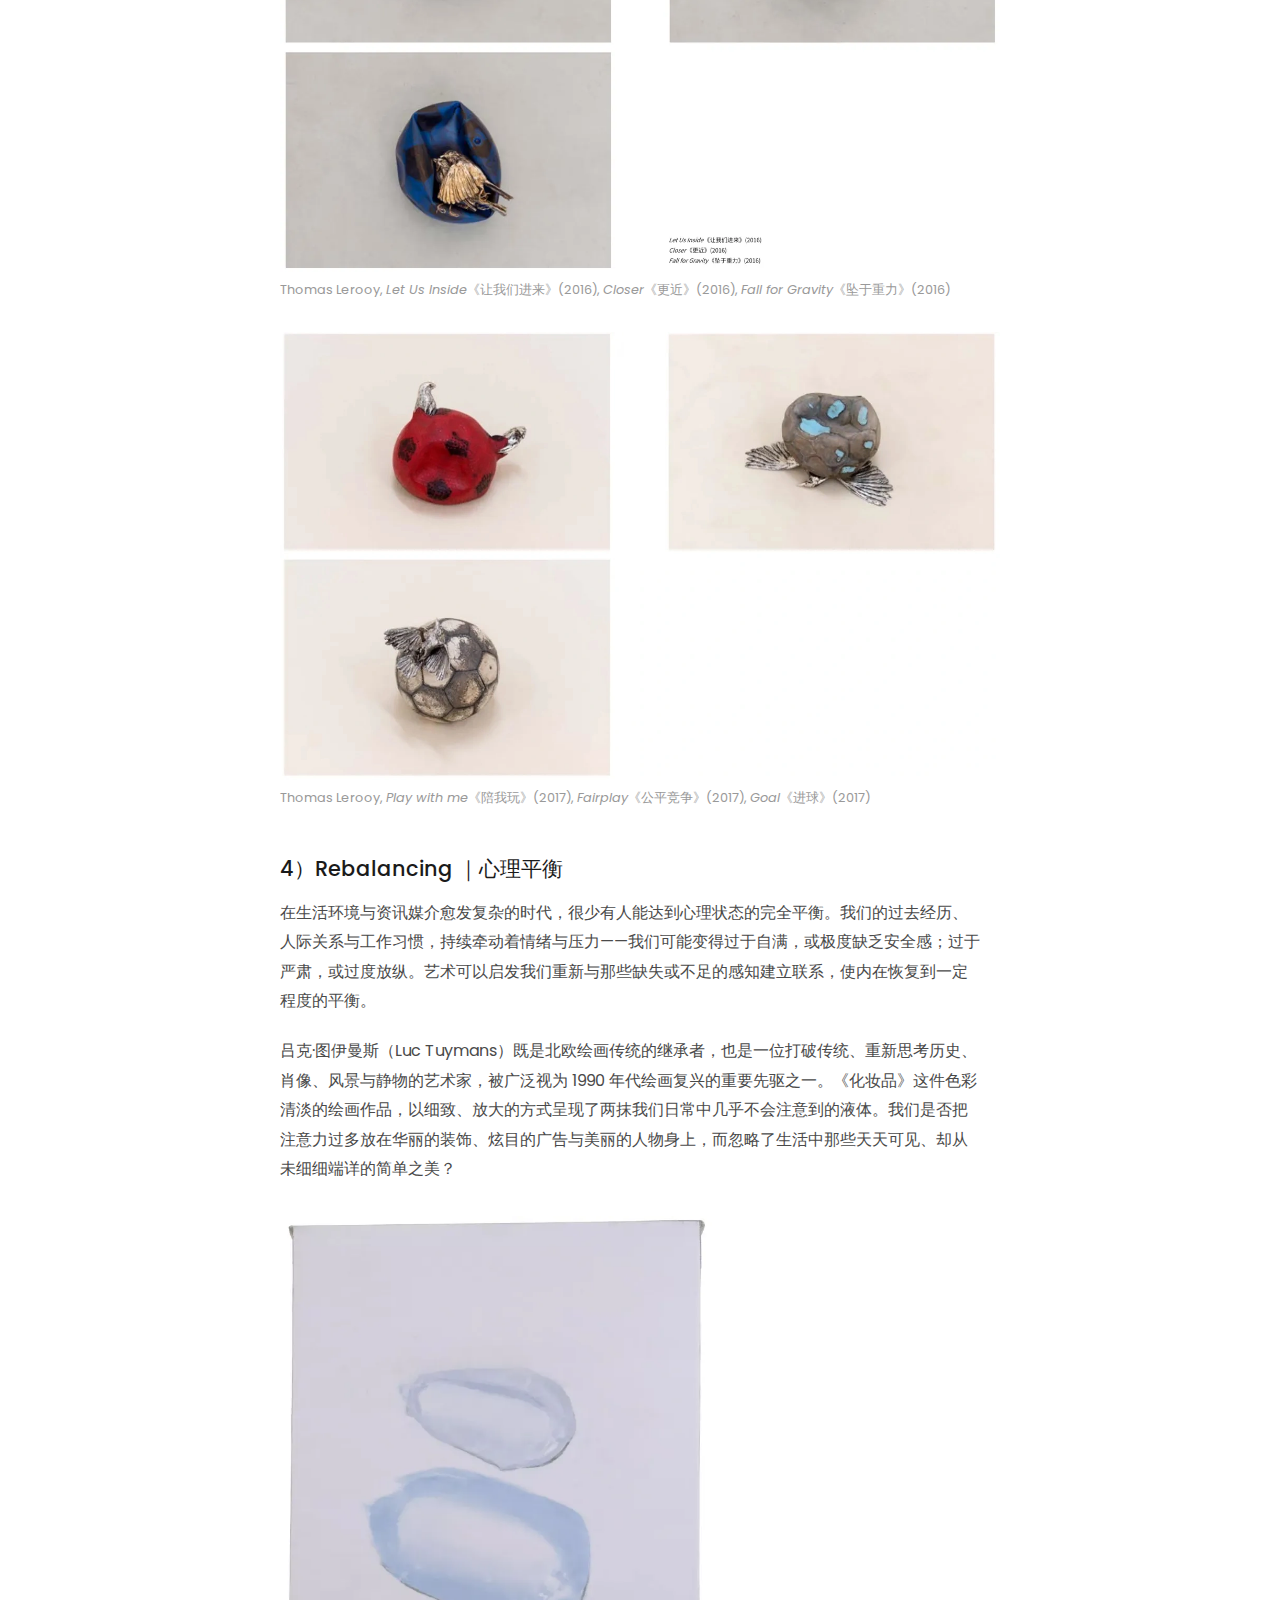
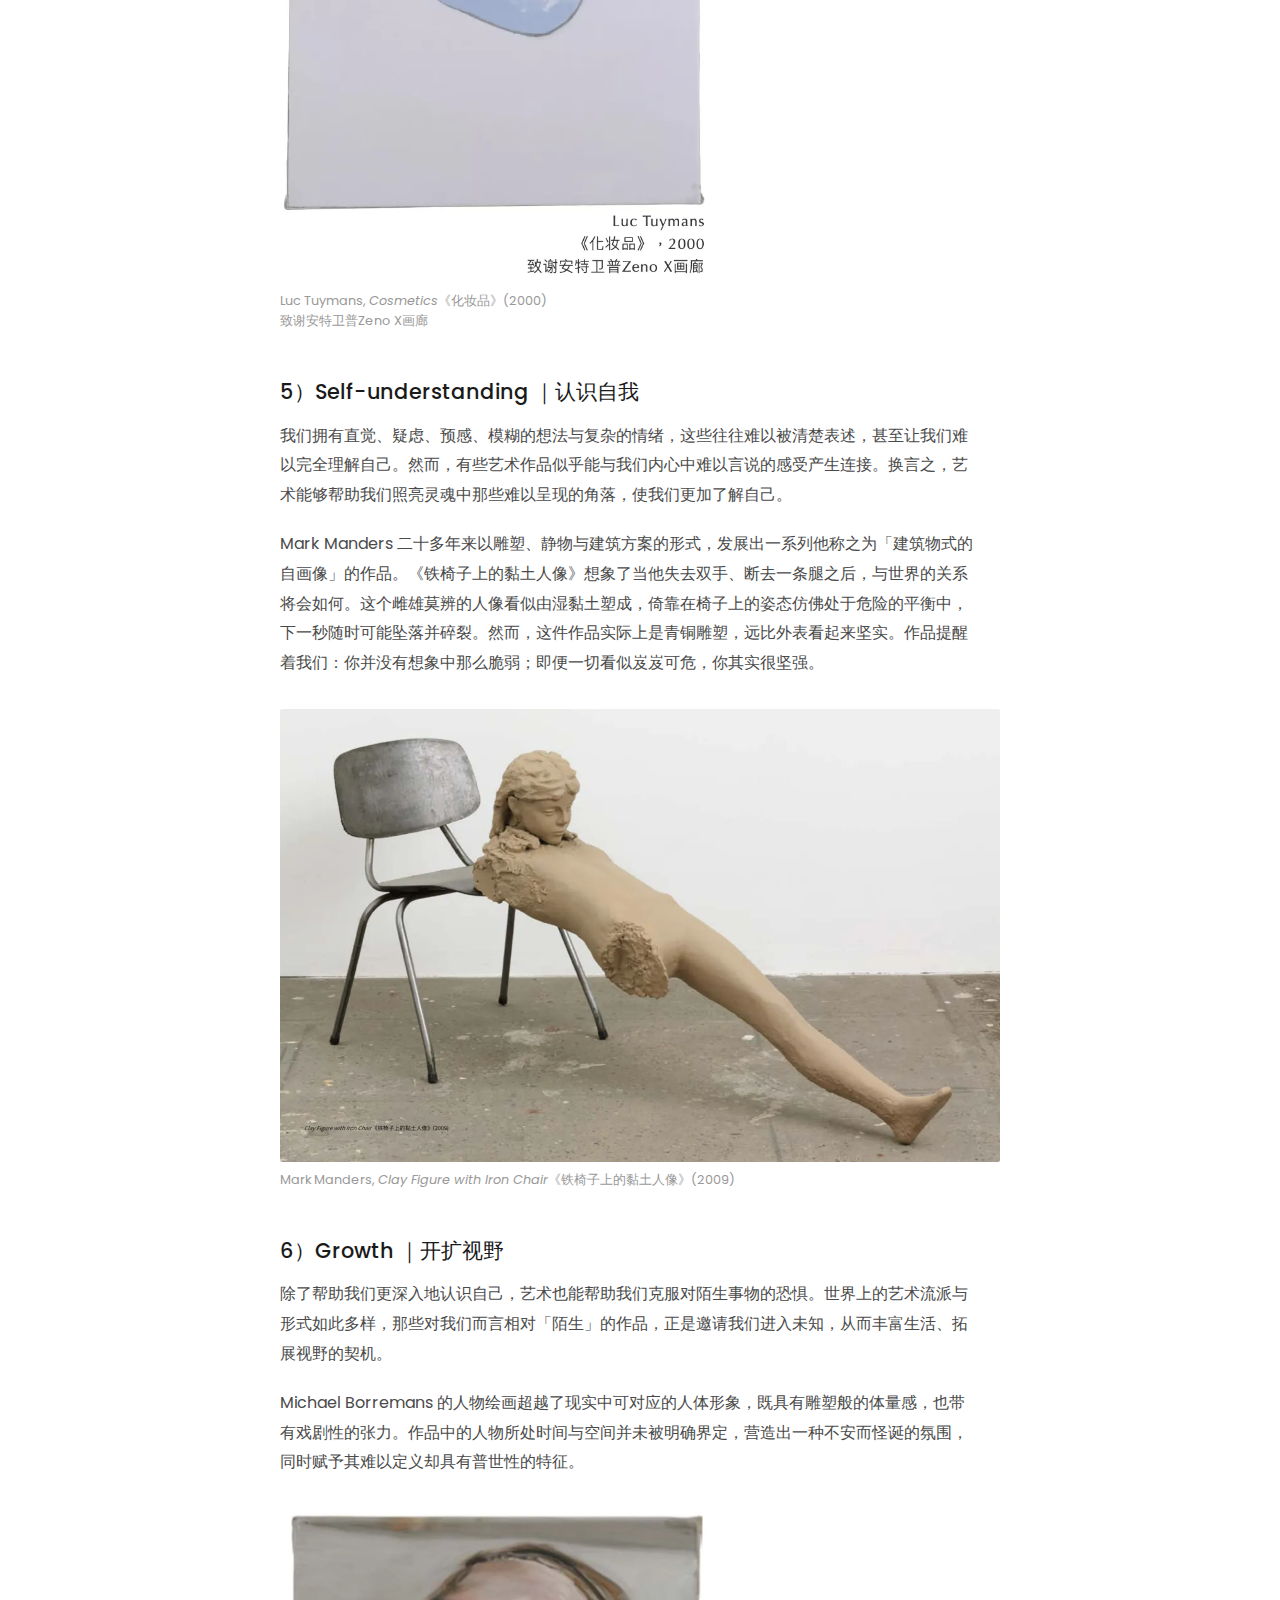
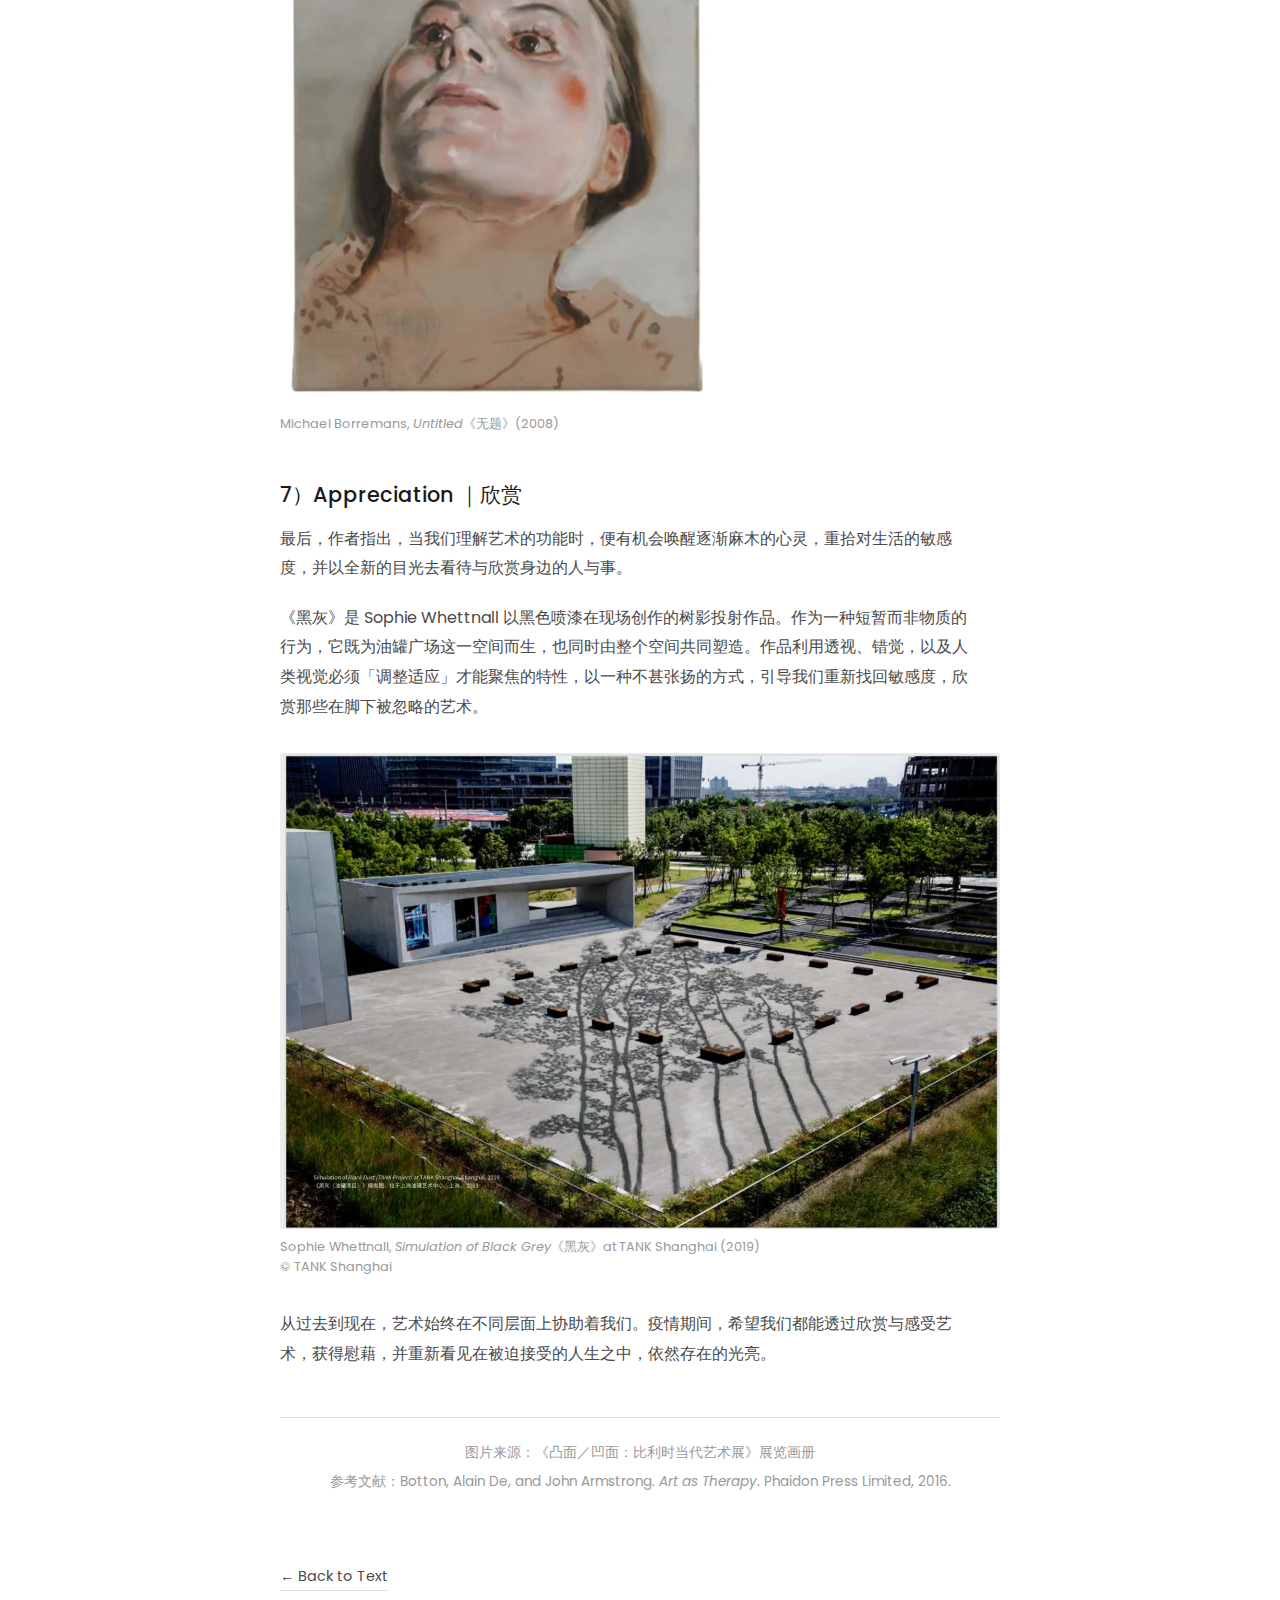
<file: text/wiels-essay/index.html>
<!DOCTYPE html>
<html lang="zh">
<head>
    <meta charset="UTF-8">
    <meta name="viewport" content="width=device-width, initial-scale=1.0">
    <link rel="icon" href="/favicon.ico" sizes="48x48">
    <link rel="icon" href="/favicon.svg" type="image/svg+xml">
    <link rel="apple-touch-icon" href="/apple-touch-icon.png">
    <title>艺术的作用 — Gin Lin</title>
    <meta name="description" content="林雨瑾探讨艺术的七项功能，以「凸面／凹面：比利时当代艺术展」(WIELS X TANK Shanghai, 2019–2020) 中的作品为例。">
    <link rel="canonical" href="https://www.gin-lin.com/text/wiels-essay/">
    <meta property="og:title" content="艺术的作用 — Gin Lin">
    <meta property="og:description" content="林雨瑾探讨艺术的七项功能，以「凸面／凹面：比利时当代艺术展」(WIELS X TANK Shanghai, 2019–2020) 中的作品为例。">
    <meta property="og:url" content="https://www.gin-lin.com/text/wiels-essay/">
    <meta property="og:type" content="article">
    <meta property="og:image" content="https://www.gin-lin.com/text/wiels-essay/images/1.webp">
    <meta property="og:site_name" content="Gin Lin">
    <meta name="twitter:card" content="summary_large_image">
    <meta name="twitter:title" content="艺术的作用 — Gin Lin">
    <meta name="twitter:description" content="林雨瑾探讨艺术的七项功能，以「凸面／凹面：比利时当代艺术展」(WIELS X TANK Shanghai, 2019–2020) 中的作品为例。">
    <meta name="twitter:image" content="https://www.gin-lin.com/text/wiels-essay/images/1.webp">
    <script type="application/ld+json">
    {
      "@context": "https://schema.org",
      "@type": "Article",
      "headline": "艺术的作用",
      "author": {
        "@type": "Person",
        "name": "Gin Lin",
        "alternateName": "林雨瑾"
      },
      "inLanguage": "zh",
      "url": "https://www.gin-lin.com/text/wiels-essay/",
      "description": "林雨瑾探讨艺术的七项功能，以「凸面／凹面：比利时当代艺术展」(WIELS X TANK Shanghai, 2019–2020) 中的作品为例。"
    }
    </script>
    <link rel="preconnect" href="https://fonts.googleapis.com">
    <link rel="preconnect" href="https://fonts.gstatic.com" crossorigin>
    <link href="https://fonts.googleapis.com/css2?family=Poppins:wght@300;400;500;700&display=swap" rel="stylesheet">
    <link rel="stylesheet" href="../../theme.css">

    <link rel="stylesheet" href="../../css/style.css">
    <link rel="stylesheet" href="../text.css">
    <link rel="stylesheet" href="essay.css">
</head>
<body>
    <header>
        <div class="header-content">
            <div class="site-title"><a href="/">Gin Lin</a></div>
            <nav>
                <a href="/about/">About</a>
                <a href="/projects/">Projects</a>
                <a href="/text/" class="active">Texts</a>
                <a href="/contact/">Contact</a>
            </nav>
        </div>
    </header>

    <main>
        <article class="essay">
            <header class="essay-header">
                <h1>艺术的作用</h1>
                <p class="essay-byline">林雨瑾</p>
                <p class="essay-venue">凸面／凹面：比利时当代艺术展, WIELS X TANK Shanghai, 2019–2020</p>
            </header>

            <div class="essay-body">
                <p>艺术能为我们带来什么？</p>
                <p>艺术能如何表达、满足、甚至解决人们的需求？</p>
                <p>这些，是英国心理学家Alain de Botton及John Armstrong 在其合着《艺术的慰借》（Art as Therapy）提出并尝试解答的问题。作者提出，艺术不仅仅是一种对美的追求，艺术是一种具有疗癒性的媒介和工具。它能拓展我们的能力，协助我们填补各种心理需求，成为一个更好的人。</p>
                <p>根据两位作者的说法，艺术主要具备以下七项功能。让我们以「凸面／凹面：比利时当代艺术展」中的作品为例，来看看这七项功能。</p>

                <!-- 1) Remembering -->
                <h2>1）Remembering ｜保存记忆</h2>
                <p>艺术是一种保存体验的方式。我们有许多稍纵即逝的体验，艺术能帮助我们去留住那些我们想要记住的景象、温度及情绪。</p>

                <figure>
                    <img src="images/1.webp" alt="Francis Alÿs, Detail of Shanghai, June 24, 1997 (1997)">
                    <figcaption>Francis Alÿs, Detail of <em>Shanghai, June 24, 1997</em>《上海1997年6月24日》（1997）细节图<br>Courtesy the artist and Jan Mot, Brussels 致谢艺术家和布鲁塞尔Jan Mot画廊<br>&copy; TANK Shanghai &middot; Photo 摄影: JJY PHOTO</figcaption>
                </figure>

                <p>1997 年，埃利斯通过一场全球范围的环行，证明了墨美边境存在的一个漏洞。途中，他曾短暂停留上海。《上海，1997 年 6 月 24 日》展示了大雾天气中、离上海市中心不远的黄浦江上的两只小船。埃利斯见证了当时正经历大型拆迁过程的上海。22 年之后，这幅隔着油罐长窗、面对黄浦江悬挂的油画作品，成为了一段悬停在时间中的记忆。</p>

                <!-- 2) Hope -->
                <h2>2）Hope ｜重拾希望</h2>
                <p>人生充满了困难。艺术能帮助我们看见不同的观点，拓展视野，使观者获得新的体悟，甚至重新认识这个世界。</p>

                <figure>
                    <img src="images/2.webp" alt="Berlinde De Bruyckere, Embalmed Twins II, 2017">
                    <figcaption>Berlinde De Bruyckere, <em>Embalmed Twins II</em>《不朽的双生子之二》(2017)<br>&copy; TANK Shanghai &middot; Photo: JJY Photo</figcaption>
                </figure>

                <p>德·布鲁伊克的作品《不朽的双生子之二》，展现了一棵巨大而倾倒的树。一次风暴之后，她在田野中发现了两棵被飓风连根拔起的树。这两棵树在生前彼此缠绕，如同双生子；风暴使它们被连根拔起，最终一同死去。德·布鲁伊克将这两棵树带回工作室并制作模具，随后进行雕琢并上色，在色彩之上再覆盖层层蜡质。浅色的蜡质酷似人体肌肤，些许红色如同受伤的血肉。树木虽已死亡，但经由她的创作，仿佛被冻结在生与死的转化之间，成为一件「不朽」的艺术。</p>

                <!-- 3) Sorrow -->
                <h2>3）Sorrow ｜面对哀愁</h2>
                <p>艺术可以帮助我们减少承受痛苦时的孤独感。许多艺术成就都可视为艺术家对哀愁的「升华」；而观众在欣赏作品的过程中，也往往会感受到艺术家创作时的苦衷，并意识到：「原来，我并不孤单（I'm not the only one）。」</p>
                <p>Thomas Lerooy 的这一系列雕塑，将泄气的气球与受困或死亡的鸟结合在一起。鸟在这些作品中象征的并非自由与和平，而是「死亡与终结」。作品讽刺性地唤起童年游戏的纯真，同时也表达了对逝去童真的哀悼。趣味与悲伤之间的对比，注入了一剂比利时式的超现实主义。</p>

                <figure>
                    <img src="images/3.webp" alt="Thomas Lerooy, Can't Fly, 2016">
                    <figcaption>Thomas Lerooy, <em>Can't Fly</em>《飞不起来》(2016)</figcaption>
                </figure>

                <figure class="figure-grid">
                    <img src="images/4.webp" alt="Thomas Lerooy, Let Us Inside / Closer / Fall for Gravity, 2016">
                    <figcaption>Thomas Lerooy, <em>Let Us Inside</em>《让我们进来》(2016), <em>Closer</em>《更近》(2016), <em>Fall for Gravity</em>《坠于重力》(2016)</figcaption>
                </figure>

                <figure class="figure-grid">
                    <img src="images/5.webp" alt="Thomas Lerooy, Play with me / Fairplay / Goal, 2017">
                    <figcaption>Thomas Lerooy, <em>Play with me</em>《陪我玩》(2017), <em>Fairplay</em>《公平竞争》(2017), <em>Goal</em>《进球》(2017)</figcaption>
                </figure>


                <!-- 4) Rebalancing -->
                <h2>4）Rebalancing ｜心理平衡</h2>
                <p>在生活环境与资讯媒介愈发复杂的时代，很少有人能达到心理状态的完全平衡。我们的过去经历、人际关系与工作习惯，持续牵动着情绪与压力——我们可能变得过于自满，或极度缺乏安全感；过于严肃，或过度放纵。艺术可以启发我们重新与那些缺失或不足的感知建立联系，使内在恢复到一定程度的平衡。</p>
                <p>吕克·图伊曼斯（Luc Tuymans）既是北欧绘画传统的继承者，也是一位打破传统、重新思考历史、肖像、风景与静物的艺术家，被广泛视为 1990 年代绘画复兴的重要先驱之一。《化妆品》这件色彩清淡的绘画作品，以细致、放大的方式呈现了两抹我们日常中几乎不会注意到的液体。我们是否把注意力过多放在华丽的装饰、炫目的广告与美丽的人物身上，而忽略了生活中那些天天可见、却从未细细端详的简单之美？</p>

                <figure>
                    <img src="images/6.webp" alt="Luc Tuymans, Cosmetics, 2000">
                    <figcaption>Luc Tuymans, <em>Cosmetics</em>《化妆品》(2000)<br>致谢安特卫普Zeno X画廊</figcaption>
                </figure>

                <!-- 5) Self-understanding -->
                <h2>5）Self-understanding ｜认识自我</h2>
                <p>我们拥有直觉、疑虑、预感、模糊的想法与复杂的情绪，这些往往难以被清楚表述，甚至让我们难以完全理解自己。然而，有些艺术作品似乎能与我们内心中难以言说的感受产生连接。换言之，艺术能够帮助我们照亮灵魂中那些难以呈现的角落，使我们更加了解自己。</p>
                <p>Mark Manders 二十多年来以雕塑、静物与建筑方案的形式，发展出一系列他称之为「建筑物式的自画像」的作品。《铁椅子上的黏土人像》想象了当他失去双手、断去一条腿之后，与世界的关系将会如何。这个雌雄莫辨的人像看似由湿黏土塑成，倚靠在椅子上的姿态仿佛处于危险的平衡中，下一秒随时可能坠落并碎裂。然而，这件作品实际上是青铜雕塑，远比外表看起来坚实。作品提醒着我们：你并没有想象中那么脆弱；即便一切看似岌岌可危，你其实很坚强。</p>

                <figure>
                    <img src="images/7.webp" alt="Mark Manders, Clay Figure with Iron Chair, 2009">
                    <figcaption>Mark Manders,  <em>Clay Figure with Iron Chair</em>《铁椅子上的黏土人像》(2009)</figcaption>
                </figure>

                <!-- 6) Growth -->
                <h2>6）Growth ｜开扩视野</h2>
                <p>除了帮助我们更深入地认识自己，艺术也能帮助我们克服对陌生事物的恐惧。世界上的艺术流派与形式如此多样，那些对我们而言相对「陌生」的作品，正是邀请我们进入未知，从而丰富生活、拓展视野的契机。</p>
                <p>Michael Borremans 的人物绘画超越了现实中可对应的人体形象，既具有雕塑般的体量感，也带有戏剧性的张力。作品中的人物所处时间与空间并未被明确界定，营造出一种不安而怪诞的氛围，同时赋予其难以定义却具有普世性的特征。</p>

                <figure>
                    <img src="images/8.webp" alt="Michael Borremans, Untitled, 2008">
                    <figcaption>Michael Borremans, <em>Untitled</em>《无题》(2008)</figcaption>
                </figure>

                <!-- 7) Appreciation -->
                <h2>7）Appreciation ｜欣赏</h2>
                <p>最后，作者指出，当我们理解艺术的功能时，便有机会唤醒逐渐麻木的心灵，重拾对生活的敏感度，并以全新的目光去看待与欣赏身边的人与事。</p>
                <p>《黑灰》是 Sophie Whettnall 以黑色喷漆在现场创作的树影投射作品。作为一种短暂而非物质的行为，它既为油罐广场这一空间而生，也同时由整个空间共同塑造。作品利用透视、错觉，以及人类视觉必须「调整适应」才能聚焦的特性，以一种不甚张扬的方式，引导我们重新找回敏感度，欣赏那些在脚下被忽略的艺术。</p>

                <figure>
                    <img src="images/9.webp" alt="Sophie Whettnall, Black Grey">
                    <figcaption>Sophie Whettnall, <em>Simulation of Black Grey</em>《黑灰》at TANK Shanghai (2019)<br>&copy; TANK Shanghai</figcaption>
                </figure>

                <p>从过去到现在，艺术始终在不同层面上协助着我们。疫情期间，希望我们都能透过欣赏与感受艺术，获得慰藉，并重新看见在被迫接受的人生之中，依然存在的光亮。</p>

                <footer class="essay-footer">
                    <p>图片来源：《凸面／凹面：比利时当代艺术展》展览画册</p>
                    <p>参考文献：Botton, Alain De, and John Armstrong. <em>Art as Therapy</em>. Phaidon Press Limited, 2016.</p>
                </footer>
            </div>

            <a class="text-link" href="/text/">&larr; Back to Text</a>
        </article>
    </main>
</body>
</html>
</file>
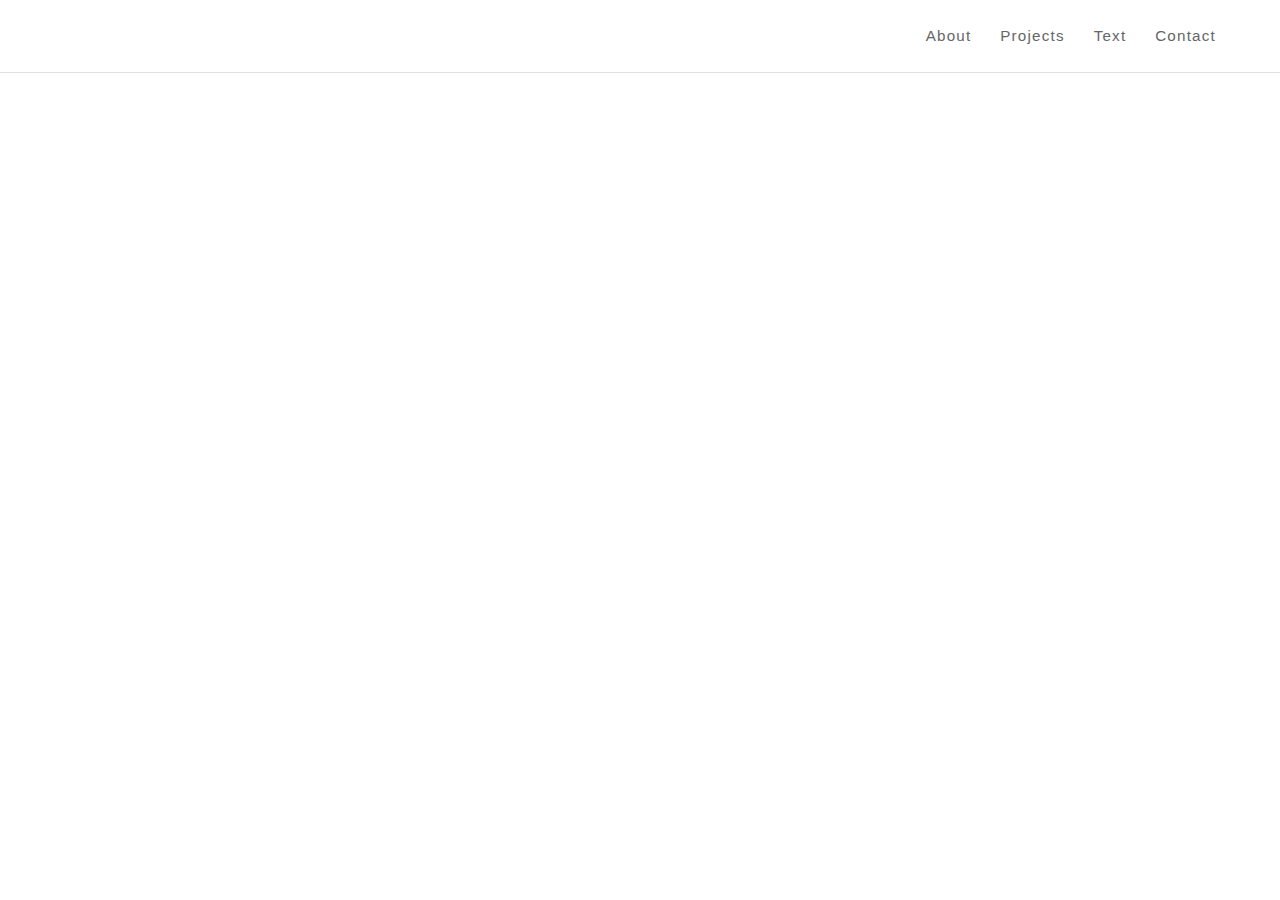
<file: index_v2.html>
<!DOCTYPE html>
<html lang="en">
<head>
    <meta charset="UTF-8">
    <meta name="viewport" content="width=device-width, initial-scale=1.0">
    <title>Gin Lin — Curator & Art Researcher</title>
    <link rel="preconnect" href="https://fonts.googleapis.com">
    <link rel="preconnect" href="https://fonts.gstatic.com" crossorigin>
    <link href="https://fonts.googleapis.com/css2?family=Inter:wght@300;400;500;700&display=swap" rel="stylesheet">
    <link rel="stylesheet" href="theme.css">
    <link rel="stylesheet" href="css/style.css">
</head>
<body>
    <header>
        <div class="header-content">
            <div class="site-title" style="visibility: hidden;""><a href="/">Yu-chin (Gin) Lin</a></div>
            <nav>
                <a href="/about/">About</a>
                <a href="/projects/">Projects</a>
                <a href="/text/">Text</a>
                <a href="/contact/">Contact</a>
            </nav>
        </div>
    </header>

    <main class="hero-page">
        <section class="hero">
            <h2 class="fade-in style="animation-delay: 0.15s; font-weight: 600;">Yu-chin (Gin) Lin</h2>
            <p class="hero-subtitle fade-in" style="animation-delay: 0.25s">Curator · Researcher · Contemporary Art</p>
            <p class="hero-description fade-in" style="animation-delay: 0.35s">
                With experience across Christie's, Nunu Fine Art, and cultural institutions in Taiwan and Shanghai, I specialize in curatorial research, exhibition development, and strategic positioning within the contemporary art market.
            </p>
            <div class="contact-links fade-in" style="animation-delay: 0.45s">
                <a href="mailto:ching830628@gmail.com">ching830628@gmail.com</a>
            </div>
        </section>
    </main>

</body>
</html>
</file>
<file: theme.css>
:root {
  --color-bg:               #FFFFFF;
  --color-bg-translucent:   rgba(250, 250, 248, 0.95);
  --color-text-primary:     #1a1a1a;
  --color-text-secondary:   #4a4a4a;
  --color-text-tertiary:    #666666;
  --color-text-muted:       #999999;
  --color-border-primary:   #e0e0e0;
  --color-border-secondary: #e8e8e8;
  --font-family-base:       'Poppins', 'Helvetica Neue', Arial, sans-serif;
}
</file>
<file: about/about.css>
/* About Page Styles */

.about-page {
  opacity: 0;
  animation: fadeIn 0.8s forwards;
}

/* Bio Hero Section - Two column layout */
.bio-hero {
  display: grid;
  grid-template-columns: 350px 1fr;
  gap: 4rem;
  margin-bottom: 5rem;
  align-items: start;
}

.bio-image {
  position: sticky;
  top: 6rem;
}

.bio-image img {
  width: 100%;
  height: auto;
  display: block;
  border: 1px solid var(--color-border-primary);
  border-radius: 2px;
}

.bio-content h1 {
  font-size: clamp(2.5rem, 5vw, 3rem);
  font-weight: 300;
  line-height: 1.2;
  margin-bottom: 1.5rem;
  letter-spacing: -0.02em;
}

.bio-content p {
  color: var(--color-text-secondary);
  font-size: 1.05rem;
  line-height: 1.8;
  margin-bottom: 1.25rem;
}

.bio-content p:last-of-type {
  margin-bottom: 0;
}

/* Chinese text styling */
.bio-content p.chinese {
  font-size: 1rem;
  margin-top: 2rem;
  padding-top: 2rem;
  border-top: 1px solid var(--color-border-secondary);
  color: var(--color-text-tertiary);
}

/* Section styling */
.about-page section {
  margin-bottom: 5rem;
}

.about-page section:last-of-type {
  margin-bottom: 3rem;
}

.about-page h2 {
  font-size: clamp(1.6rem, 4vw, 1.8rem);
  font-weight: 400;
  margin-bottom: 2rem;
  letter-spacing: -0.01em;
  color: var(--color-text-primary);
}

/* Work Experience */
.experience-list {
  display: flex;
  flex-direction: column;
  gap: 1.5rem;
}

.experience-item {
  padding-bottom: 1.5rem;
  border-bottom: 1px solid var(--color-border-secondary);
}

.experience-item:last-child {
  border-bottom: none;
  padding-bottom: 0;
}

.experience-item h3 {
  font-size: 1.1rem;
  font-weight: 500;
  margin-bottom: 0.25rem;
  color: var(--color-text-primary);
}

.experience-item .organization {
  font-size: 1rem;
  color: var(--color-text-secondary);
  margin-bottom: 0.25rem;
}

.experience-item .period {
  font-size: 0.9rem;
  color: var(--color-text-tertiary);
  letter-spacing: 0.02em;
}

/* Press Section */
.press-list {
  display: flex;
  flex-direction: column;
  gap: 1.5rem;
}

a.press-item {
  display: block;
  padding-bottom: 1.5rem;
  border-bottom: 1px solid var(--color-border-secondary);
  transition: opacity 0.3s;
  position: relative;
}

a.press-item:last-child {
  border-bottom: none;
  padding-bottom: 0;
}

a.press-item:hover {
  opacity: 0.7;
}

a.press-item::after {
  content: "→";
  position: absolute;
  right: 0;
  top: 0;
  color: var(--color-text-tertiary);
  font-size: 1.1rem;
  transition: transform 0.3s;
}

a.press-item:hover::after {
  transform: translateX(4px);
}

.press-item h3 {
  font-size: 1.1rem;
  font-weight: 500;
  margin-bottom: 0.25rem;
  color: var(--color-text-primary);
}

.press-item .article-title {
  font-size: 1rem;
  color: var(--color-text-secondary);
  margin-bottom: 0.25rem;
}

/* Education Section */
.education-list {
  display: flex;
  flex-direction: column;
  gap: 1.25rem;
}

.education-item h3 {
  font-size: 1.05rem;
  font-weight: 500;
  margin-bottom: 0.25rem;
  color: var(--color-text-primary);
}

.education-item .institution {
  font-size: 1rem;
  color: var(--color-text-secondary);
  margin-bottom: 0.15rem;
}

.education-item .year {
  font-size: 0.9rem;
  color: var(--color-text-tertiary);
  letter-spacing: 0.02em;
}

/* CV Note */
.cv-note {
  font-size: 0.95rem;
  color: var(--color-text-tertiary);
  font-style: italic;
  text-align: center;
  margin-top: 3rem;
  padding-top: 3rem;
  border-top: 1px solid var(--color-border-secondary);
}

/* Mobile Responsive */
@media (max-width: 768px) {
  .bio-hero {
    grid-template-columns: 1fr;
    gap: 2rem;
    margin-bottom: 3rem;
  }

  .bio-image {
    position: static;
    max-width: 300px;
    margin: 0 auto;
  }

  .bio-content h1 {
    font-size: 2rem;
    margin-bottom: 1rem;
  }

  .bio-content p {
    font-size: 0.95rem;
    line-height: 1.7;
  }

  .bio-content p.chinese {
    margin-top: 1.5rem;
    padding-top: 1.5rem;
    font-size: 0.9rem;
  }

  .about-page section {
    margin-bottom: 3rem;
  }

  .about-page h2 {
    font-size: 1.75rem;
    font-weight: 500;
    margin-bottom: 1.5rem;
    margin-top: 0.5rem;
  }

  .experience-item h3,
  .education-item h3,
  .press-item h3 {
    font-size: 1rem;
  }

  .press-item .article-title {
    font-size: 0.95rem;
  }

  .cv-note {
    margin-top: 2rem;
    padding-top: 2rem;
  }
}
</file>
<file: projects/projects.css>
/* Projects Page Styles */

.projects-section {
    margin-bottom: 4rem;
}

.projects-section:last-child {
    margin-bottom: 0;
}

.projects-section h2 {
    padding-bottom: 1rem;
    border-bottom: 1px solid var(--color-border-primary);
    margin-bottom: 2rem;
}

/* Project Card — two-column grid */
.project-card {
    display: grid;
    grid-template-columns: 40% 60%;
    gap: 2.5rem;
    padding: 3rem 0;
    border-bottom: 1px solid var(--color-border-secondary);
}

.project-card:last-child {
    border-bottom: none;
}

/* Meta column */
.project-meta h3 {
    font-size: 1.3rem;
    font-weight: 500;
    margin-bottom: 0.5rem;
    color: var(--color-text-primary);
}

.project-date {
    font-size: 0.9rem;
    color: var(--color-text-tertiary);
    letter-spacing: 0.02em;
    margin-bottom: 0.5rem;
}

.project-location {
    font-size: 0.9rem;
    color: var(--color-text-tertiary);
    margin-bottom: 1rem;
}

.project-description {
    font-size: 1rem;
    color: var(--color-text-secondary);
    line-height: 1.7;
    margin-bottom: 1.25rem;
    max-width: none;
}

.project-link {
    display: inline-block;
    font-size: 0.9rem;
    color: var(--color-text-secondary);
    border-bottom: 1px solid var(--color-border-primary);
    padding-bottom: 2px;
    transition: color 0.3s, border-color 0.3s;
}

.project-link:hover {
    color: var(--color-text-primary);
    border-color: var(--color-text-primary);
}

/* Carousel */
.project-carousel {
    position: relative;
    overflow: hidden;
    background: var(--color-border-secondary);
    border-radius: 2px;
}

.carousel-track {
    display: flex;
    transition: transform 0.4s ease;
}

.carousel-track img {
    width: 100%;
    flex-shrink: 0;
    object-fit: cover;
    aspect-ratio: 4 / 3;
    display: block;
}

.carousel-controls {
    position: absolute;
    bottom: 0.75rem;
    right: 0.75rem;
    display: flex;
    gap: 0.25rem;
}

.carousel-prev,
.carousel-next {
    touch-action: manipulation;
    width: 2rem;
    height: 2rem;
    border: none;
    background: rgba(255, 255, 255, 0.85);
    color: var(--color-text-primary);
    font-size: 0.85rem;
    cursor: pointer;
    display: flex;
    align-items: center;
    justify-content: center;
    border-radius: 2px;
    transition: background 0.2s;
}

.carousel-prev:hover,
.carousel-next:hover {
    background: rgba(255, 255, 255, 1);
}

.carousel-prev:disabled,
.carousel-next:disabled {
    opacity: 0.35;
    cursor: default;
}

/* Mobile */
@media (max-width: 768px) {
    .project-card {
        grid-template-columns: 1fr;
        gap: 1.5rem;
        padding: 2rem 0;
    }

    /* Carousel on top, meta below */
    .project-carousel {
        order: -1;
    }

    .project-meta h3 {
        font-size: 1.15rem;
    }

    .project-description {
        font-size: 0.95rem;
    }

    .projects-section {
        margin-bottom: 3rem;
    }
}
</file>
<file: text/text.css>
/* Text Page Styles */

.text-section {
    margin-bottom: 4rem;
}

.text-section:last-child {
    margin-bottom: 0;
}

.text-section h2 {
    padding-bottom: 1rem;
    font-size: clamp(1.25rem, 4vw, 1.4rem);
    font-weight: 700;
    margin-bottom: 2rem;
    letter-spacing: -0.01em;
    color: var(--color-text-primary);
}

.text-meta {
    font-family: "Helvetica Neue";
}

/* Text Card — two-column grid */
.text-card {
    display: grid;
    grid-template-columns: 200px 1fr;
    gap: 2rem;
    padding: 2rem 0;
}

.text-card:last-child {
    border-bottom: none;
}

.text-card img {
    width: 100%;
    height: auto;
    display: block;
    border-radius: 2px;
}

/* Meta column */
.text-meta h3 {
    font-size: 1rem;
    font-weight: 500;
    color: var(--color-text-primary);
}

.text-date {
    font-size: 0.9rem;
    color: var(--color-text-secondary);
    letter-spacing: 0.02em;
}

.text-venue {
    font-size: 0.9rem;
    color: var(--color-text-secondary);
    margin-bottom: 1.25rem;
}

.text-link {
    display: inline-block;
    font-size: 0.9rem;
    color: var(--color-text-secondary);
    border-bottom: 1px solid var(--color-border-primary);
    padding-bottom: 2px;
    transition: color 0.3s, border-color 0.3s;
}

.text-link:hover {
    color: var(--color-text-primary);
    border-color: var(--color-text-primary);
}

/* Mobile */
@media (max-width: 768px) {
    .text-card {
        grid-template-columns: 120px 1fr;
        gap: 1.25rem;
        padding: 1.5rem 0;
    }

    .text-meta h3 {
        font-size: 1rem;
    }

    .text-meta p {
        font-size: 0.9rem;
    }

    .text-section {
        margin-bottom: 3rem;
    }
}
</file>
<file: text/wiels-essay/essay.css>
/* Essay Detail Page Styles */

.essay {
    max-width: 720px;
    margin: 0 auto;
}

.essay-header {
    position: static;
    background: none;
    backdrop-filter: none;
    border-bottom: none;
    padding: 0;
    margin-bottom: 2.5rem;
}

.essay-header h1 {
    font-size: clamp(2rem, 5vw, 2.8rem);
    font-weight: 300;
    letter-spacing: -0.02em;
    line-height: 1.2;
    margin-bottom: 0.5rem;
}

.essay-byline {
    font-size: 1rem;
    color: var(--color-text-secondary);
    margin-bottom: 0.25rem;
}

.essay-header .essay-venue {
    font-size: 0.9rem;
    color: var(--color-text-tertiary);
}

.essay-body p {
    font-size: 1rem;
    color: var(--color-text-secondary);
    line-height: 1.85;
    margin-bottom: 1.25rem;
}

.essay-body h2 {
    font-size: 1.3rem;
    font-weight: 500;
    color: var(--color-text-primary);
    margin-top: 3rem;
    margin-bottom: 1rem;
    letter-spacing: 0;
}

.essay-body figure {
    margin: 2rem 0;
}

.essay-body figure img {
    width: 100%;
    height: auto;
    border-radius: 2px;
    display: block;
}

.essay-body figure.figure-grid img {
    width: 100%;
}

.essay-body figure:has(img[src="images/1.webp"]) img {
    width: 75%;
}

.essay-body figure:has(img[src="images/3.webp"]) img {
    width: 75%;
}

.essay-body figure:has(img[src="images/6.webp"]) img {
    width: 60%;
}

.essay-body figure:has(img[src="images/8.webp"]) img {
    width: 60%;
}

.essay-body figcaption {
    font-size: 0.8rem;
    color: var(--color-text-muted);
    line-height: 1.6;
    margin-top: 0.5rem;
}

.essay-footer {
    margin-top: 3rem;
    padding-top: 1.5rem;
    border-top: 1px solid var(--color-border-primary);
}

.essay-footer p {
    font-size: 0.85rem;
    color: var(--color-text-muted);
    line-height: 1.6;
    margin-bottom: 0.5rem;
}

.essay > .text-link {
    margin-top: 2.5rem;
}

@media (max-width: 768px) {
    .essay-header h1 {
        font-size: 1.8rem;
    }

    .essay-body h2 {
        font-size: 1.15rem;
        margin-top: 2rem;
    }

    .essay-body p {
        font-size: 0.95rem;
    }
}
</file>
<file: css/style.css>
/* Reset & base */
*,
*::before,
*::after {
  margin: 0;
  padding: 0;
  box-sizing: border-box;
}

body {
  font-family: var(--font-family-base);
  background: var(--color-bg);
  color: var(--color-text-primary);
  line-height: 1.6;
  min-height: 100vh;
  display: flex;
  flex-direction: column;
}

a {
  color: inherit;
  text-decoration: none;
}

/* Header / Nav */
header {
  padding: 1.25rem 5%;
  border-bottom: 1px solid var(--color-border-primary);
  background-color: var(--color-bg);
  position: sticky;
  top: 0;
  backdrop-filter: blur(10px);
  z-index: 100;
}

.header-content {
  max-width: 1200px;
  margin: 0 auto;
  display: flex;
  justify-content: space-between;
  align-items: center;
}

.site-title {
  font-size: 1.25rem;
  font-weight: 400;
  letter-spacing: 0.02em;
}

.site-title a {
  transition: opacity 0.3s;
}

.site-title a:hover {
  opacity: 0.6;
}

nav {
  display: flex;
  gap: 1.8rem;
  justify-content: flex-end;
}

nav a {
  transition: opacity 0.3s;
  font-size: 0.95rem;
  letter-spacing: 0.08em;
  color: var(--color-text-tertiary);
}

nav a:hover {
  opacity: 0.6;
}

nav a.active {
  border-bottom: 1.5px solid var(--color-text-primary);
  padding-bottom: 2px;
}

/* Main content */
main {
  flex: 1;
  max-width: 1200px;
  width: 100%;
  margin: 0 auto;
  padding: 4rem 5%;
}

main h2 {
  font-size: clamp(2rem, 5vw, 3rem);
  font-weight: 300;
  line-height: 1.2;
  margin-bottom: 1.5rem;
  letter-spacing: -0.02em;
}

main p {
  color: var(--color-text-secondary);
  font-size: 1.05rem;
  line-height: 1.8;
  max-width: 700px;
}

/* Home hero */
.hero-page {
  display: flex;
  align-items: center;
}

.hero {
  padding: 0;
}

.hero-label {
  font-size: 0.85rem;
  letter-spacing: 0.15em;
  text-transform: uppercase;
  color: var(--color-text-tertiary);
  margin-bottom: 1.25rem;
}

.hero h2 {
  font-size: clamp(2.2rem, 5vw, 3.8rem);
  font-weight: 300;
  line-height: 1.25;
  margin-bottom: 1.5rem;
  letter-spacing: -0.01em;
  max-width: 800px;
}

.hero-subtitle {
  font-size: 0.95rem;
  letter-spacing: 0.08em;
  color: var(--color-text-tertiary);
  margin-bottom: 1.5rem;
}

.hero-description {
  max-width: 612px;
  font-size: 1.05rem;
  color: var(--color-text-secondary);
  line-height: 1.8;
  margin-bottom: 2rem;
}

.contact-links {
  display: flex;
  gap: 2.5rem;
  flex-wrap: wrap;
}

.contact-links a {
  display: inline-flex;
  align-items: center;
  gap: 0.4rem;
  font-size: 0.9rem;
  letter-spacing: 0.02em;
  color: var(--color-text-secondary);
  transition: color 0.3s;
}

.contact-links a span {
  padding-bottom: 3px;
  border-bottom: 1px solid var(--color-border-primary);
  transition: border-color 0.3s;
}

.contact-links a:hover {
  color: var(--color-text-primary);
}

.contact-links a:hover span {
  border-color: var(--color-text-primary);
}

/* Fade-in animation */
.fade-in {
  opacity: 0;
  transform: translateY(20px);
  animation: fadeIn 0.8s forwards;
}

@keyframes fadeIn {
  to {
    opacity: 1;
    transform: translateY(0);
  }
}

/* Footer */
footer {
  text-align: center;
  padding: 1.5rem 5%;
  border-top: 1px solid var(--color-border-primary);
  color: var(--color-text-muted);
  font-size: 0.85rem;
}

/* Mobile */
@media (max-width: 768px) {
  header {
    padding: 1rem 5%;
  }

  .header-content {
    flex-direction: column;
    gap: 0.6rem;
  }

  nav {
    gap: 1.25rem;
    flex-wrap: wrap;
    justify-content: center;
  }

  main {
    padding: 1.5rem 5%;
  }

  .hero h2 {
    font-size: 1.8rem;
    margin-bottom: 1rem;
  }

  .hero-description {
    font-size: 0.95rem;
    line-height: 1.7;
    margin-bottom: 1.25rem;
  }

  .contact-links {
    flex-direction: column;
    gap: 1rem;
  }
}
</file>
